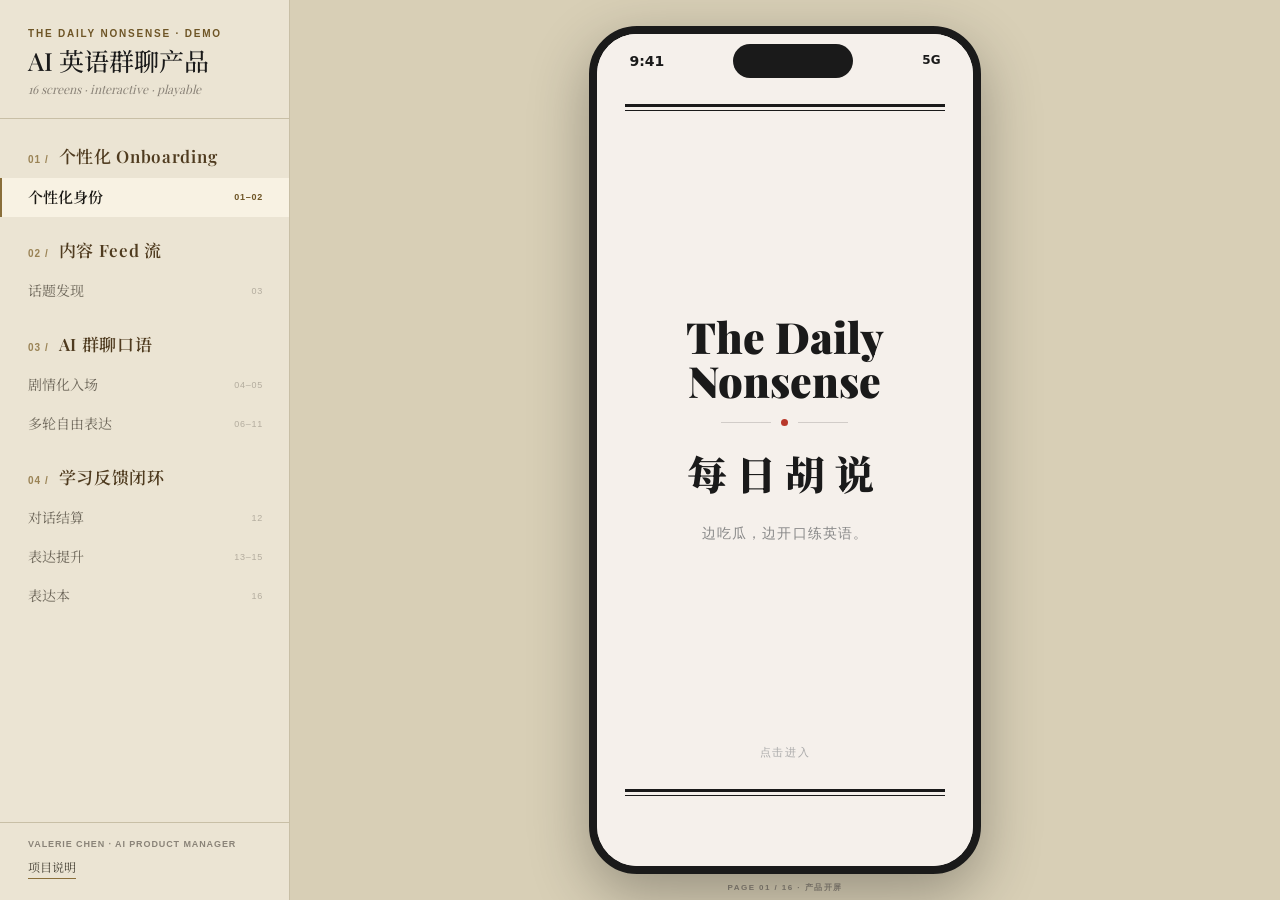
<file: index.html>
<!doctype html>
<html lang="zh-CN">
  <head>
    <meta charset="UTF-8" />
    <meta name="viewport" content="width=device-width, initial-scale=1, viewport-fit=cover" />
    <meta name="description" content="The Daily Nonsense — AI English group-chat product demo by Valerie Chen." />
    <meta name="theme-color" content="#17140f" />
    <title>The Daily Nonsense · Interactive Product Demo</title>
    <link rel="preload" href="assets/covers/room-001.webp" as="image" />
    <link rel="stylesheet" href="styles.css" />
    <script src="data.js" defer></script>
    <script src="app.js" defer></script>
  </head>
  <body data-chapter="onboarding">
    <a class="skip-link" href="#product-screen">跳到产品演示</a>
    <button id="mobile-menu-button" class="mobile-menu-button" type="button" aria-label="打开页面目录" aria-expanded="false">☰</button>
    <div id="mobile-page-label" class="mobile-page-label">开屏</div>
    <div id="sidebar-overlay" class="sidebar-overlay" aria-hidden="true"></div>

    <div class="portfolio-app">
      <aside id="experience-sidebar" class="experience-sidebar" aria-label="产品页面目录">
        <header class="sidebar-brand">
          <p class="sidebar-eyebrow">THE DAILY NONSENSE · DEMO</p>
          <h1>AI 英语群聊产品</h1>
          <p>16 screens · interactive · playable</p>
        </header>
        <nav id="experience-nav-content" class="experience-nav-content" aria-label="全部产品页面"></nav>
        <footer class="sidebar-footer">
          <p>VALERIE CHEN · AI PRODUCT MANAGER</p>
          <button type="button" data-open-modal="about">项目说明</button>
        </footer>
      </aside>

      <main class="product-stage">
        <div class="phone-exhibit">
          <div class="phone-shell" aria-label="The Daily Nonsense 移动产品演示">
            <div class="phone-screen">
              <div class="phone-status-bar" aria-hidden="true">
                <span>9:41</span>
                <div class="phone-notch"></div>
                <span class="phone-network">5G</span>
              </div>
              <div id="product-screen" class="phone-content" tabindex="-1"></div>
            </div>
          </div>
        </div>
        <p id="stage-controls" class="stage-controls">PAGE 01 / 16 · 点击手机继续</p>
      </main>
    </div>

    <dialog id="about-dialog" class="portfolio-dialog" aria-labelledby="about-title">
      <div class="dialog-frame">
        <header class="dialog-header">
          <div>
            <p>ABOUT THE PRODUCT</p>
            <h2 id="about-title" tabindex="-1">The Daily Nonsense</h2>
          </div>
          <button class="dialog-close" type="button" data-close-modal aria-label="关闭项目说明">×</button>
        </header>
        <p class="about-lead">在荒诞群聊里开口，用真实回应练习英语。</p>
        <dl class="about-facts">
          <div><dt>作者</dt><dd>Valerie Chen</dd></div>
          <div><dt>角色</dt><dd>AI Product Manager</dd></div>
          <div><dt>核心体验</dt><dd>Feed 发现话题 · 多轮自由表达 · AI 角色接话 · 表达沉淀</dd></div>
          <div><dt>展示边界</dt><dd>界面与内容来自实际 V2 产品；模型、语音服务采用确定性模拟。</dd></div>
        </dl>
        <button id="restart-demo" class="restart-button" type="button">重新开始演示</button>
      </div>
    </dialog>

    <noscript>本交互演示需要启用 JavaScript。</noscript>
  </body>
</html>
</file>
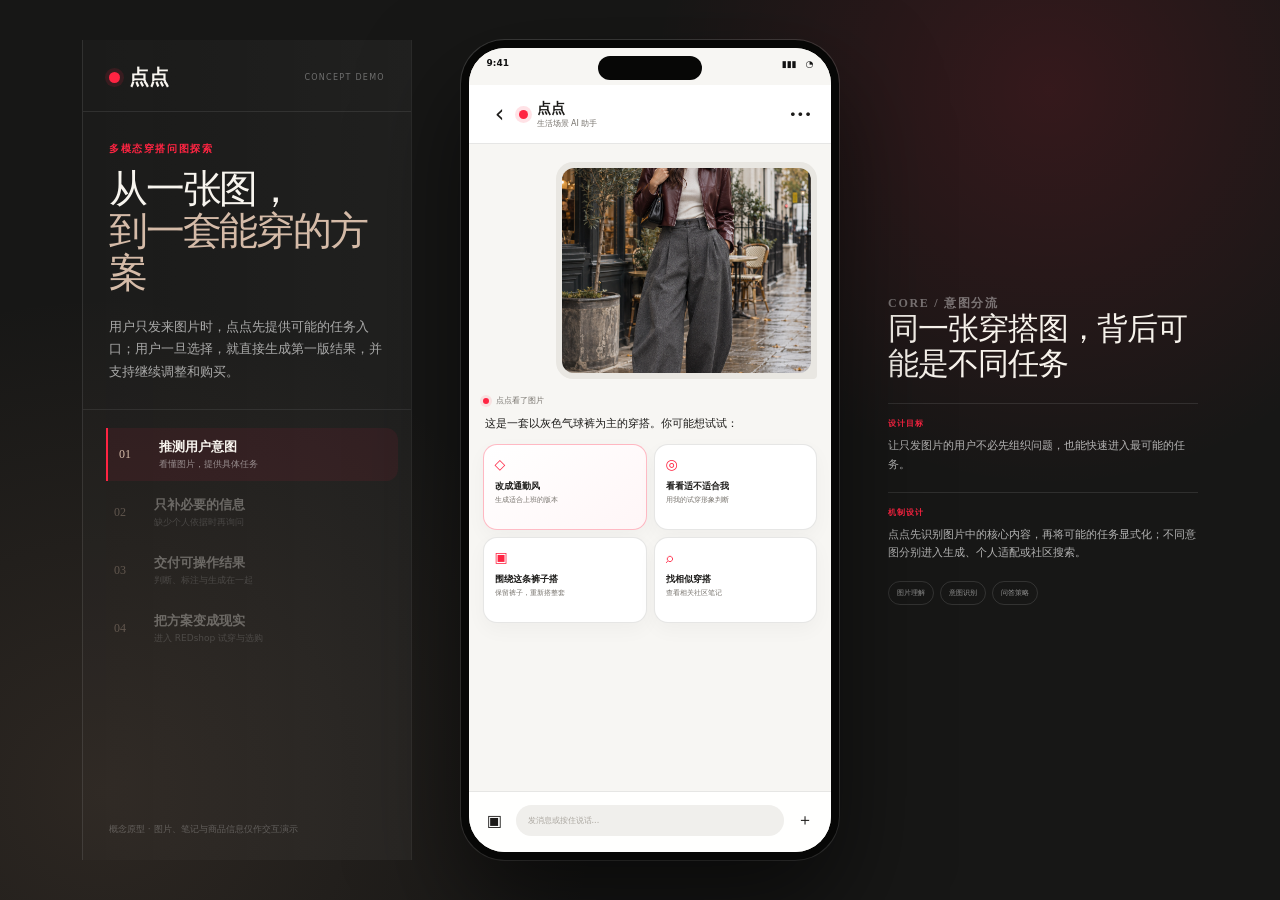
<file: diandian-fashion-demo/index.html>
<!doctype html>
<html lang="zh-CN">
<head>
  <meta charset="UTF-8" />
  <meta name="viewport" content="width=device-width,initial-scale=1" />
  <meta name="theme-color" content="#f7f6f3" />
  <meta name="description" content="点点多模态穿搭问图概念原型" />
  <title>点点 · 从一张图到一套穿搭</title>
  <link rel="stylesheet" href="./styles.css" />
</head>
<body>
  <main class="showcase">
    <aside class="intro-panel">
      <header class="intro-brand"><span class="dian-mark"></span><b>点点</b><small>CONCEPT DEMO</small></header>
      <section class="intro-copy">
        <p class="eyebrow">多模态穿搭问图探索</p>
        <h1>从一张图，<br><em>到一套能穿的方案</em></h1>
        <p>用户只发来图片时，点点先提供可能的任务入口；用户一旦选择，就直接生成第一版结果，并支持继续调整和购买。</p>
      </section>
      <ol class="journey">
        <li class="active" data-journey="intent"><span>01</span><div><b>推测用户意图</b><small>看懂图片，提供具体任务</small></div></li>
        <li data-journey="context"><span>02</span><div><b>只补必要的信息</b><small>缺少个人依据时再询问</small></div></li>
        <li data-journey="result"><span>03</span><div><b>交付可操作结果</b><small>判断、标注与生成在一起</small></div></li>
        <li data-journey="shop"><span>04</span><div><b>把方案变成现实</b><small>进入 REDshop 试穿与选购</small></div></li>
      </ol>
      <p class="prototype-note">概念原型 · 图片、笔记与商品信息仅作交互演示</p>
    </aside>

    <section class="phone-wrap" aria-label="点点穿搭问图交互原型">
      <div class="phone">
        <div class="statusbar"><span>9:41</span><i></i><span>▮▮▮　◔</span></div>

        <section class="screen active" data-screen="intent">
          <header class="chat-head"><button aria-label="返回">‹</button><div><span class="dian-mark small"></span><strong>点点</strong><small>生活场景 AI 助手</small></div><button aria-label="更多">•••</button></header>
          <div class="chat-body intent-body">
            <div class="user-image-bubble"><img src="./assets/feed-look.png" alt="用户发送的灰色气球裤穿搭图片" /></div>
            <article class="assistant-message">
              <div class="assistant-label"><span class="dian-mark tiny"></span>点点看了图片</div>
              <p>这是一套以灰色气球裤为主的穿搭。你可能想试试：</p>
              <div class="intent-grid">
                <button class="intent-card primary-intent" data-go="refine"><span>◇</span><b>改成通勤风</b><small>生成适合上班的版本</small></button>
                <button class="intent-card" data-go="fit-start"><span>◎</span><b>看看适不适合我</b><small>用我的试穿形象判断</small></button>
                <button class="intent-card" data-demo-toast="这条分支将在下一版展开"><span>▣</span><b>围绕这条裤子搭</b><small>保留裤子，重新搭整套</small></button>
                <button class="intent-card" data-go="similar"><span>⌕</span><b>找相似穿搭</b><small>查看相关社区笔记</small></button>
              </div>
              <div class="related-inline" id="relatedInline" hidden>
                <div class="inline-heading"><b>相似穿搭</b><small>来自小红书社区</small></div>
                <div class="mini-note-row">
                  <button><img src="./assets/look-sneaker.png" alt="气球裤与运动鞋穿搭" /><span>气球裤＋运动鞋</span></button>
                  <button><img src="./assets/look-loafer.png" alt="气球裤与乐福鞋穿搭" /><span>气球裤＋乐福鞋</span></button>
                  <button><img src="./assets/look-ballet.png" alt="气球裤与芭蕾鞋穿搭" /><span>气球裤＋芭蕾鞋</span></button>
                </div>
              </div>
            </article>
          </div>
          <div class="composer"><button>▣</button><span>发消息或按住说话...</span><button>＋</button></div>
        </section>

        <section class="screen" data-screen="fit-start">
          <header class="chat-head"><button data-go="intent" aria-label="返回">‹</button><div><span class="dian-mark small"></span><strong>点点</strong><small>个人穿搭判断</small></div><button aria-label="更多">•••</button></header>
          <div class="chat-body fit-start-body">
            <div class="choice-bubble">看看这套适不适合我</div>
            <article class="assistant-message fit-request">
              <div class="assistant-label"><span class="dian-mark tiny"></span>点点</div>
              <p class="fit-question">可以。要判断这套穿在你身上的比例，我需要一张你的正面全身形象。</p>
              <button class="saved-profile" data-go="fit-result">
                <img src="./assets/profile-avatar.png" alt="REDshop 中保存的个人试穿形象" />
                <span><small>REDshop 已保存</small><b>使用我的试穿形象</b><em>正面全身形象</em></span>
                <i>›</i>
              </button>
              <button class="upload-profile" data-demo-toast="已打开全身照选择器"><span>＋</span><b>换一张全身照</b></button>
              <p class="privacy-note">形象由你选择，仅用于本次穿搭判断。</p>
            </article>
          </div>
          <div class="composer"><button>▣</button><span>也可以补充身高或穿着偏好...</span><button>＋</button></div>
        </section>

        <section class="screen" data-screen="fit-result">
          <header class="result-head"><button data-go="fit-start" aria-label="返回">‹</button><div><b>适合度判断</b><small>参考图 × 我的试穿形象</small></div><button aria-label="更多">•••</button></header>
          <div class="result-scroll fit-result-scroll">
            <div class="result-visual fit-visual">
              <img src="./assets/look-sneaker.png" alt="按用户个人比例生成的穿搭示意" />
              <span class="ai-label">你的穿搭示意</span>
              <button class="fit-pin fit-waist" data-demo-toast="短外套落在裤腰附近，腰线会更清楚"><i></i><span>外套到腰线</span></button>
              <button class="fit-pin fit-trouser" data-demo-toast="高腰和宽松裤腿与你的比例匹配，可以保留"><i></i><span>裤型可以保留</span></button>
              <button class="fit-pin fit-shoe" data-demo-toast="鞋底保持轻量，减少下半身的视觉重量"><i></i><span>鞋底轻一点</span></button>
            </div>
            <section class="fit-reasons">
              <div class="fit-summary">
                <small>点点的判断</small>
                <b>这套适合你，重点调整外套长度</b>
                <p>下摆缩到裤腰附近，比例会更清楚。</p>
              </div>
              <div class="fit-support"><span>裤型可以保留</span><span>选择轻量平底鞋</span></div>
            </section>
            <div class="quick-actions fit-actions">
              <button data-demo-toast="已准备其他外套长度">换一种外套长度</button>
              <button data-show-fit-related>看相似身形穿搭</button>
            </div>
            <section class="related-result" id="fitRelated" hidden>
              <header><div><b>相似身形穿搭</b><small>来自小红书社区</small></div><button aria-label="更多相似穿搭">更多 ›</button></header>
              <div class="result-notes">
                <button><img src="./assets/look-loafer.png" alt="短外套气球裤穿搭" /><span>短外套如何对齐高腰线</span></button>
                <button><img src="./assets/look-ballet.png" alt="轻量鞋型气球裤穿搭" /><span>气球裤搭轻量鞋型</span></button>
              </div>
            </section>
            <button class="shop-entry" data-go="shop"><span><small>想实际试穿？</small><b>去 REDshop 找同版型单品</b></span><em>→</em></button>
          </div>
        </section>

        <section class="screen" data-screen="similar">
          <header class="chat-head"><button data-go="intent" aria-label="返回">‹</button><div><span class="dian-mark small"></span><strong>点点</strong><small>图片搜索</small></div><button aria-label="更多">•••</button></header>
          <div class="chat-body similar-body">
            <div class="choice-bubble">找相似穿搭</div>
            <article class="assistant-message similar-message">
              <div class="assistant-label"><span class="dian-mark tiny"></span>点点</div>
              <p class="similar-lead">我先按这套的主要特征找：</p>
              <div class="search-signals" aria-label="图片搜索特征">
                <button class="active">灰色气球裤</button><button class="active">短款外套</button><button class="active">棕灰配色</button>
              </div>
              <div class="search-toolbar">
                <div class="search-filters" aria-label="相似方向">
                  <button class="active" data-similar-filter="overall">整体最像</button>
                  <button data-similar-filter="trouser">更像裤型</button>
                  <button data-similar-filter="color">更像配色</button>
                  <button data-similar-filter="jacket">更像外套</button>
                </div>
                <small>找到 12 篇</small>
              </div>
              <div class="similar-note-grid" id="similarNoteGrid">
                <button class="search-note" data-note-tags="overall trouser" data-note-title="气球裤的轻松通勤穿法" data-note-image="./assets/look-sneaker.png" data-note-author="@南方衣橱 · 8,214 赞">
                  <img src="./assets/look-sneaker.png" alt="气球裤与运动鞋的社区穿搭笔记" /><span><b>气球裤的轻松通勤穿法</b><small>@南方衣橱 · 8,214 赞</small><em>整体相似</em></span>
                </button>
                <button class="search-note" data-note-tags="trouser jacket" data-note-title="短外套怎么搭气球裤" data-note-image="./assets/look-loafer.png" data-note-author="@一天三套 · 3,706 赞">
                  <img src="./assets/look-loafer.png" alt="短外套与气球裤的社区穿搭笔记" /><span><b>短外套怎么搭气球裤</b><small>@一天三套 · 3,706 赞</small><em>裤型相似</em></span>
                </button>
                <button class="search-note" data-note-tags="color overall" data-note-title="低饱和棕灰配色参考" data-note-image="./assets/look-ballet.png" data-note-author="@灰调日记 · 6,118 赞">
                  <img src="./assets/look-ballet.png" alt="棕灰配色的社区穿搭笔记" /><span><b>低饱和棕灰配色参考</b><small>@灰调日记 · 6,118 赞</small><em>配色相似</em></span>
                </button>
                <button class="search-note" data-note-tags="jacket color" data-note-title="短夹克的三个日常版本" data-note-image="./assets/look-alt-jacket.png" data-note-author="@今天穿什么 · 2,943 赞">
                  <img src="./assets/look-alt-jacket.png" alt="短夹克的社区穿搭笔记" /><span><b>短夹克的三个日常版本</b><small>@今天穿什么 · 2,943 赞</small><em>外套相似</em></span>
                </button>
              </div>
              <button class="more-notes" data-demo-toast="已换一组相似笔记">再看 4 篇</button>
            </article>
          </div>
          <div class="composer"><button>▣</button><span>继续描述你想找的穿搭...</span><button>＋</button></div>
          <div class="note-sheet" id="noteSheet" aria-hidden="true">
            <div class="sheet-handle"></div>
            <button class="note-close" id="closeNoteSheet" aria-label="关闭">×</button>
            <img id="notePreviewImage" src="./assets/look-sneaker.png" alt="社区笔记预览" />
            <div class="note-preview-copy"><small>小红书社区笔记</small><b id="notePreviewTitle">气球裤的轻松通勤穿法</b><span id="notePreviewAuthor">@南方衣橱 · 8,214 赞</span></div>
            <div class="note-actions">
              <button data-demo-toast="已打开原笔记">打开原笔记</button>
              <button data-reference-generate>按这篇改一版</button>
              <button data-go="shop">找图中同款</button>
            </div>
          </div>
          <div class="sheet-mask" id="noteSheetMask"></div>
        </section>

        <section class="screen" data-screen="refine">
          <header class="result-head"><button data-go="intent" aria-label="返回点点">‹</button><div><b>通勤版本</b><small>基于刚才的图片生成</small></div><button aria-label="更多">•••</button></header>
          <div class="result-scroll">
            <div class="result-visual" id="resultVisual">
              <img id="resultLook" src="./assets/look-sneaker.png" alt="点点生成的气球裤通勤穿搭" />
              <span class="ai-label" id="resultImageLabel">AI 穿搭示意</span>
              <button class="compare-original" id="compareOriginal">查看原图</button>
              <button class="result-pin result-jacket" data-edit="jacket"><i></i><span>皮衣 → 短外套</span></button>
              <button class="result-pin result-shoes" data-edit="shoes"><i></i><span>短靴 → 运动鞋</span></button>
            </div>
            <section class="change-card">
              <div class="change-title"><span>这版具体换了什么</span><b>日常通勤</b></div>
              <div class="change-list">
                <button data-edit="jacket"><small>外套</small><span><s>机车皮衣</s><em>→</em><b>简洁短外套</b></span><i>办公更自然</i></button>
                <button data-edit="shoes"><small>鞋子</small><span><s>短靴</s><em>→</em><b id="shoeBenefit">轻量运动鞋</b></span><i>步行更轻便</i></button>
              </div>
            </section>
            <div class="quick-actions">
              <button data-edit="shoes">换双鞋试试</button>
              <button data-edit="jacket">换件外套</button>
              <button data-show-related-result>看相似穿搭</button>
            </div>
            <section class="related-result" id="relatedResult" hidden>
              <header><div><b>相似穿搭</b><small>来自小红书社区</small></div><button aria-label="更多相似穿搭">更多 ›</button></header>
              <div class="result-notes">
                <button><img src="./assets/look-loafer.png" alt="乐福鞋通勤穿搭" /><span>气球裤的利落通勤穿法</span></button>
                <button><img src="./assets/look-ballet.png" alt="芭蕾鞋通勤穿搭" /><span>不穿高跟鞋的轻盈版本</span></button>
              </div>
            </section>
            <button class="shop-entry" data-go="shop"><span><small>喜欢这套？</small><b>去 REDshop 找到这套里的单品</b></span><em>→</em></button>
          </div>
          <div class="edit-sheet" id="editSheet" aria-hidden="true">
            <div class="sheet-handle"></div><div class="sheet-title"><div><small>选择后立即查看整套效果</small><b id="editTitle">换一双鞋</b></div><button id="closeSheet">×</button></div>
            <div class="option-list" id="shoeOptions">
              <button class="selected" data-category="shoes" data-look="sneaker" data-image="./assets/look-sneaker.png"><img class="option-thumb shoes" src="./assets/look-sneaker.png" alt="复古运动鞋效果" /><span><b>复古运动鞋</b><small>轻松、适合走路</small></span><em>✓</em></button>
              <button data-category="shoes" data-look="loafer" data-image="./assets/look-loafer.png"><img class="option-thumb shoes" src="./assets/look-loafer.png" alt="乐福鞋效果" /><span><b>乐福鞋</b><small>更利落、更通勤</small></span><em></em></button>
              <button data-category="shoes" data-look="ballet" data-image="./assets/look-ballet.png"><img class="option-thumb shoes" src="./assets/look-ballet.png" alt="芭蕾鞋效果" /><span><b>芭蕾鞋</b><small>更轻盈</small></span><em></em></button>
            </div>
            <div class="option-list" id="jacketOptions" hidden>
              <button class="selected" data-category="jacket" data-look="jacket-brown" data-image="./assets/look-sneaker.png"><img class="option-thumb jacket" src="./assets/look-sneaker.png" alt="短款棕色外套效果" /><span><b>短款棕色外套</b><small>轻松、适合日常办公</small></span><em>✓</em></button>
              <button data-category="jacket" data-look="jacket-dark" data-image="./assets/look-alt-jacket.png"><img class="option-thumb jacket" src="./assets/look-alt-jacket.png" alt="深色短外套效果" /><span><b>深色短外套</b><small>更稳重</small></span><em></em></button>
            </div>
            <button class="apply-change" id="applyChange">用这个版本继续</button>
          </div>
          <div class="sheet-mask" id="sheetMask"></div>
        </section>

        <section class="screen" data-screen="shop">
          <header class="shop-head"><button data-back-result aria-label="返回点点方案">‹</button><div><strong><i>RED</i>shop</strong><small>来自点点的穿搭方案</small></div><button aria-label="购物袋">▢</button></header>
          <div class="shop-scroll">
            <div class="shop-hero">
              <img id="shopLook" src="./assets/look-sneaker.png" alt="在 REDshop 中查看点点通勤搭配" />
              <button class="product-dot jacket-dot" data-demo-toast="短款棕色外套 · ¥699"><i></i><span>短外套</span></button>
              <button class="product-dot trouser-dot" data-demo-toast="灰色气球裤 · ¥429"><i></i><span>气球裤</span></button>
              <button class="product-dot shoe-dot" data-demo-toast="复古运动鞋 · ¥559"><i></i><span>运动鞋</span></button>
            </div>
            <section class="shop-copy"><p>点点搭配方案</p><h2>轻松通勤 · 3 件可购买单品</h2><div class="shop-benefits"><span>保留已有单品</span><span>支持个人试穿</span></div></section>
            <div class="product-list">
              <article><i class="product-thumb jacket-thumb"></i><div><small>推荐购买</small><b>短款棕色外套</b><span>轻薄羊毛混纺</span></div><strong>¥699</strong></article>
              <article><i class="product-thumb shoe-thumb"></i><div><small>推荐购买</small><b>复古运动鞋</b><span>通勤步行友好</span></div><strong>¥559</strong></article>
              <article class="owned"><i class="product-thumb trouser-thumb"></i><div><small>已有相似单品</small><b>灰色气球裤</b><span>沿用你的衣橱</span></div><strong>已拥有</strong></article>
            </div>
          </div>
          <div class="shop-bar"><button class="secondary" data-demo-toast="已进入个人试穿预览">试穿整套</button><button class="primary" data-demo-toast="已加入 2 件推荐单品">选择商品</button></div>
        </section>
      </div>
    </section>

    <aside class="rationale-panel">
      <p class="case-path" id="stepPath">CORE / 意图分流</p>
      <h2 id="stepTitle">同一张穿搭图，背后可能是不同任务</h2>
      <section class="case-section problem-block">
        <small>设计目标</small>
        <p id="stepProblem">让只发图片的用户不必先组织问题，也能快速进入最可能的任务。</p>
      </section>
      <section class="case-section design-block">
        <small>机制设计</small>
        <p id="stepDesign">基于图片内容提供具体任务入口，再由不同意图决定后续是直接生成、补充个人信息，还是搜索社区内容。</p>
      </section>
      <div class="ability-tags" id="stepTags"><span>图片理解</span><span>意图识别</span><span>问答策略</span></div>
      <section class="demo-navigation" id="demoNavigation" hidden>
        <small>DEMO NAVIGATION</small>
        <b>本条路径的核心体验已完成</b>
        <p id="demoNavigationCopy">返回主入口，还可以体验另外两种图片任务。</p>
        <button id="returnToDemoHome"><span>返回主入口，体验其他路径</span><em>↩</em></button>
      </section>
    </aside>
  </main>
  <div class="toast" id="toast">已更新</div>
  <script src="./app.js"></script>
</body>
</html>
</file>
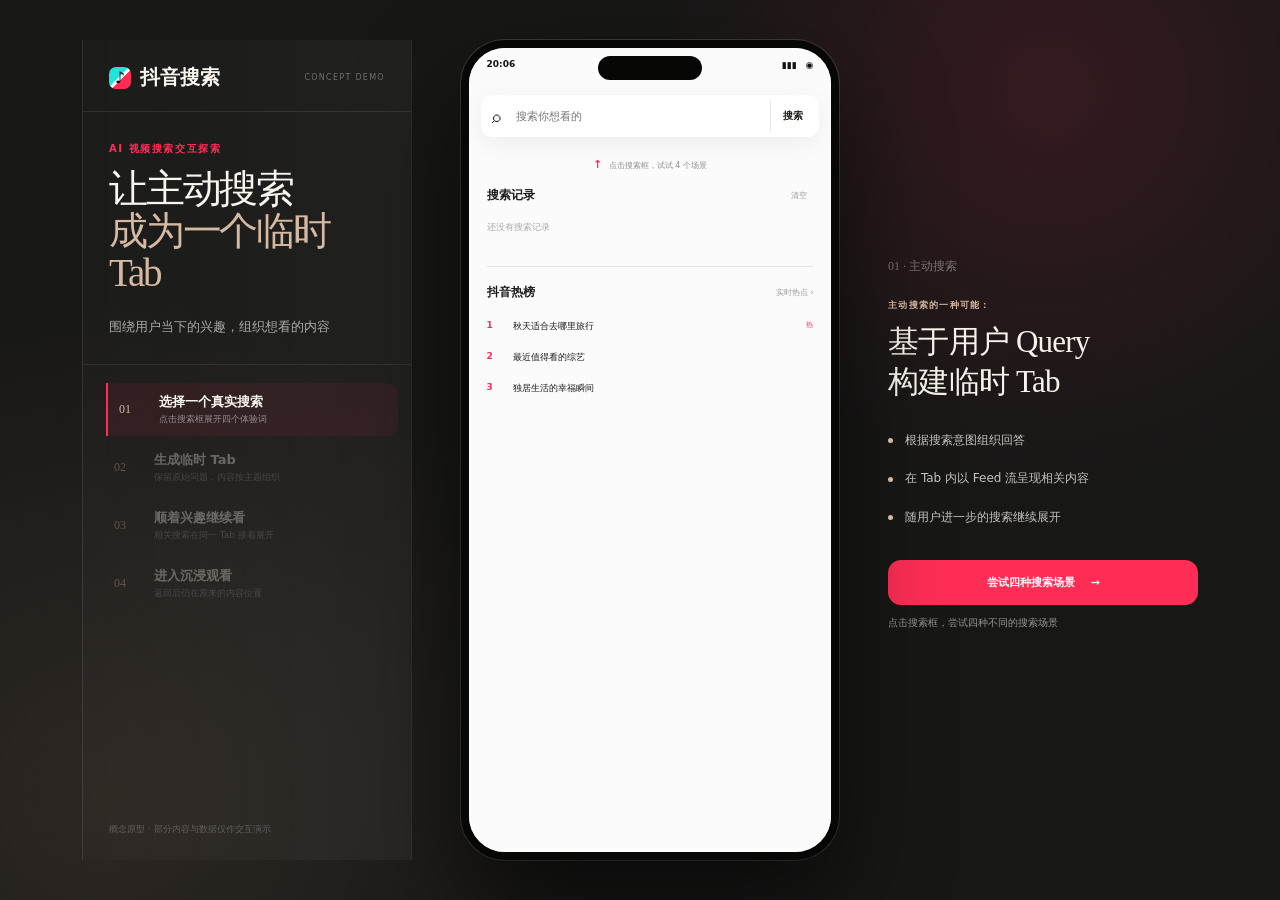
<file: douyin-ai-search-demo/index.html>
<!doctype html>
<html lang="zh-CN">
<head>
  <meta charset="UTF-8" />
  <meta name="viewport" content="width=device-width,initial-scale=1" />
  <meta name="theme-color" content="#171716" />
  <meta name="description" content="主动搜索的一种可能：基于用户 Query 构建临时 Tab · Valerie Chen 的抖音搜索交互概念作品" />
  <meta name="author" content="Valerie Chen" />
  <title>抖音 · 临时搜索 Tab</title>
  <link rel="stylesheet" href="./styles.css" />
  <link rel="stylesheet" href="./search-entry.css" />
</head>
<body>
  <button id="mobileGuide" class="mobile-guide" aria-label="打开作品说明">☰</button>
  <div id="guideMask" class="guide-mask"></div>
  <main class="showcase">
    <aside id="introPanel" class="intro-panel">
      <header class="intro-brand"><span class="douyin-mark">♪</span><b>抖音搜索</b><small>CONCEPT DEMO</small></header>
      <section class="intro-copy">
        <p class="eyebrow">AI 视频搜索交互探索</p>
        <h1>让主动搜索<br><em>成为一个临时 Tab</em></h1>
        <p>围绕用户当下的兴趣，组织想看的内容</p>
      </section>
      <ol class="journey">
        <li class="active" data-step="search"><span>01</span><div><b>选择一个真实搜索</b><small>点击搜索框展开四个体验词</small></div></li>
        <li data-step="topic"><span>02</span><div><b>生成临时 Tab</b><small>保留原始问题，内容按主题组织</small></div></li>
        <li data-step="follow"><span>03</span><div><b>顺着兴趣继续看</b><small>相关搜索在同一 Tab 接着展开</small></div></li>
        <li data-step="watch"><span>04</span><div><b>进入沉浸观看</b><small>返回后仍在原来的内容位置</small></div></li>
      </ol>
      <p class="prototype-note">概念原型 · 部分内容与数据仅作交互演示</p>
    </aside>

    <section class="phone-wrap" aria-label="抖音临时搜索 Tab 交互原型">
      <div class="phone">
        <div class="dynamic-island"></div>
        <section class="screen active search-screen" data-screen="search">
          <div class="statusbar dark-text"><b>20:06</b><span>▮▮▮　◉</span></div>
          <header class="search-head">
            <form id="searchForm" class="search-box"><span class="search-icon">⌕</span><input id="searchInput" autocomplete="off" readonly aria-haspopup="listbox" placeholder="搜索你想看的" /><button type="submit">搜索</button></form>
          </header>
          <div class="search-scroll">
            <div id="searchGuide" class="search-guide"><span>↑</span> 点击搜索框，试试 4 个场景</div>
            <section id="queryChooser" class="query-chooser"><p class="section-label">试试这样搜</p><div id="presetList" class="preset-list"></div></section>
            <section class="history-block"><header><b>搜索记录</b><button id="clearHistory">清空</button></header><div id="historyList" class="history-list"></div></section>
            <section class="hot-block"><header><b>抖音热榜</b><span>实时热点 ›</span></header><ol><li><i>1</i><span>秋天适合去哪里旅行</span><em>热</em></li><li><i>2</i><span>最近值得看的综艺</span></li><li><i>3</i><span>独居生活的幸福瞬间</span></li></ol></section>
          </div>
        </section>

        <section class="screen topic-screen" data-screen="topic">
          <div class="statusbar dark-text"><b>20:07</b><span>▮▮▮　◉</span></div>
          <header class="douyin-head">
            <button class="menu-button" aria-label="菜单">☰</button>
            <nav class="channel-tabs" aria-label="首页频道"><button id="recommendTab">推荐</button><button id="tempTab" class="active">临时 Tab</button></nav>
            <button id="topicSearch" class="head-search" aria-label="搜索">⌕</button>
          </header>
          <div id="topicScroll" class="topic-scroll"></div>
          <footer class="main-nav"><button class="active">首页⌄</button><button>朋友</button><button class="create">＋</button><button>消息</button><button>我</button></footer>
        </section>

        <section class="screen player-screen" data-screen="player">
          <div id="playerBackdrop" class="player-backdrop"><div class="player-gradient"></div><button id="playerBack" class="player-back" aria-label="返回专题">‹</button><div class="play-symbol">▶</div><aside class="player-actions"><button>♡<small>19.3万</small></button><button>◌<small>5004</small></button><button>☆<small>1.5万</small></button><button>↗<small>分享</small></button></aside><div class="player-copy"><b id="playerAuthor">@作者</b><h2 id="playerTitle">视频标题</h2><p id="playerContext">来自临时搜索 Tab</p></div><div class="player-progress"><i></i></div></div>
        </section>
        <div id="toast" class="toast"></div>
      </div>
    </section>

    <aside class="rationale-panel">
      <p id="casePath" class="case-path">01 · 主动搜索</p><span id="caseEyebrow">主动搜索的一种可能：</span><h2 id="caseTitle">基于用户 Query<br>构建临时 Tab</h2><ul id="caseSummary"><li>根据搜索意图组织回答</li><li>在 Tab 内以 Feed 流呈现相关内容</li><li>随用户进一步的搜索继续展开</li></ul><button id="caseAction">尝试四种搜索场景 <span>→</span></button><p class="hint">点击搜索框，尝试四种不同的搜索场景</p>
    </aside>
  </main>
  <script src="./app.js"></script>
</body>
</html>
</file>
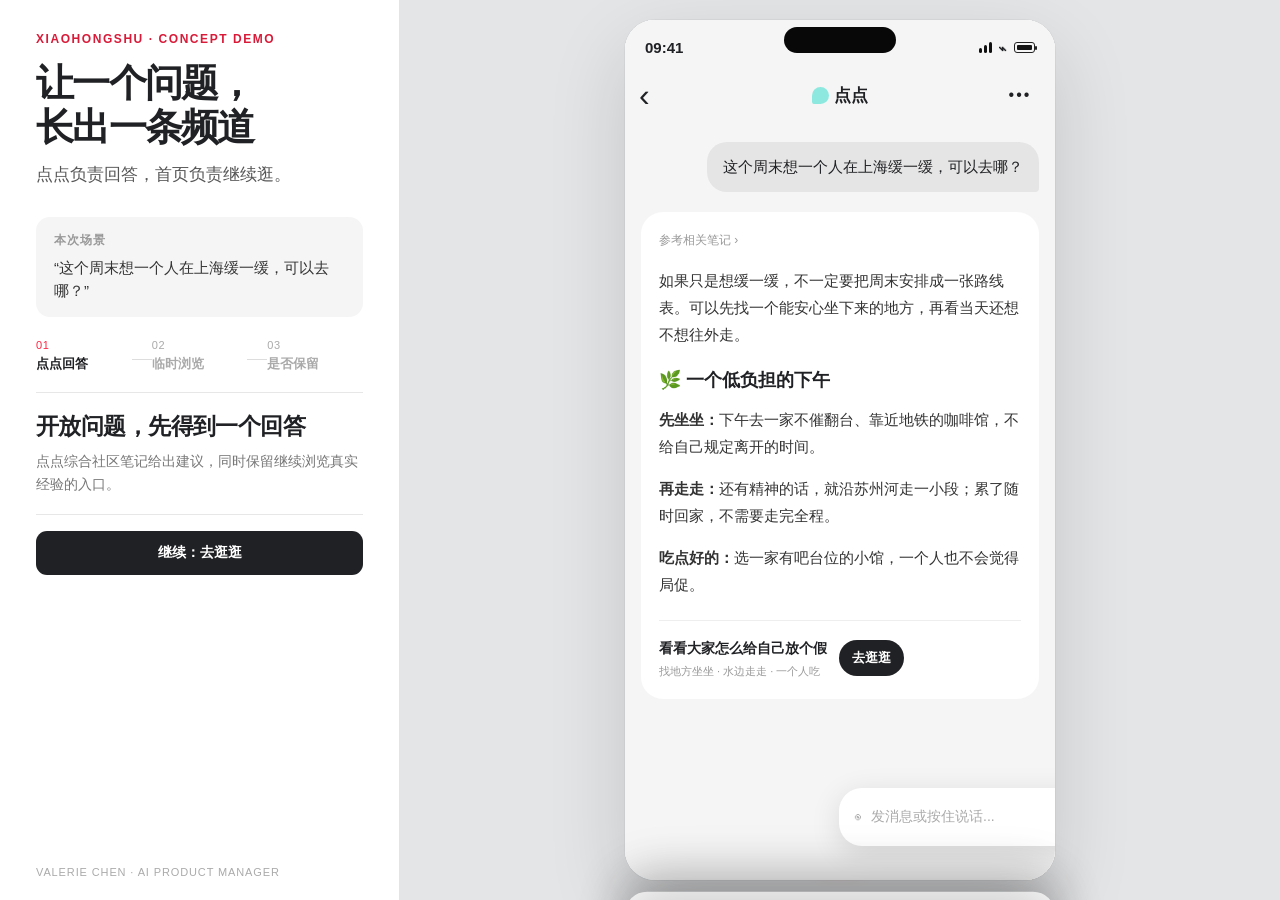
<file: xhs-channel-demo/index.html>
<!doctype html>
<html lang="zh-CN">
<head>
  <meta charset="utf-8" />
  <!-- Keep the complete portfolio canvas on narrow screens; mobile browsers scale it to fit. -->
  <meta name="viewport" content="width=1120, viewport-fit=cover" />
  <meta name="theme-color" content="#ffffff" />
  <meta name="description" content="从点点的开放回答，继续逛一条自然生长的内容流。" />
  <title>点点 × 周末松口气 · 概念 Demo</title>
  <link rel="icon" type="image/svg+xml" href="data:image/svg+xml,%3Csvg xmlns='http://www.w3.org/2000/svg' viewBox='0 0 32 32'%3E%3Crect width='32' height='32' rx='9' fill='%23ff2442'/%3E%3Cpath d='M8 17c5-1 6-3 8-9 2 6 3 8 8 9-5 1-6 3-8 8-2-5-3-7-8-8Z' fill='white'/%3E%3C/svg%3E" />
  <style>
    :root {
      --red:#ff2442;
      --ink:#202124;
      --muted:#858585;
      --line:#ededed;
      --paper:#fff;
      --soft:#f7f7f7;
      --safe-bottom:max(14px, env(safe-area-inset-bottom));
    }
    *{box-sizing:border-box}
    html{background:#e9e9e9}
    body{margin:0;min-height:100vh;color:var(--ink);font-family:-apple-system,BlinkMacSystemFont,"PingFang SC","Microsoft YaHei",Arial,sans-serif;background:#e9e9e9}
    button,input,textarea{font:inherit;color:inherit}
    button{border:0;background:none;padding:0;cursor:pointer}
    .phone{width:min(100%,430px);min-height:100vh;margin:0 auto;background:var(--paper);position:relative;overflow:hidden;box-shadow:0 0 0 1px rgba(0,0,0,.04),0 28px 80px rgba(0,0,0,.14)}
    .top-shell{position:sticky;top:0;z-index:20;background:rgba(255,255,255,.97);backdrop-filter:blur(18px)}
    .status{height:46px;padding:12px 20px 4px;display:flex;align-items:center;justify-content:space-between;font-size:15px;font-weight:650}
    .status-island{width:112px;height:26px;border-radius:18px;background:#080808;position:absolute;left:50%;transform:translateX(-50%);top:7px}
    .status-icons{display:flex;align-items:center;gap:7px}
    .bars{display:flex;gap:2px;align-items:end;height:12px}
    .bars i{display:block;width:3px;background:#111;border-radius:2px}.bars i:nth-child(1){height:5px}.bars i:nth-child(2){height:8px}.bars i:nth-child(3){height:11px}
    .battery{width:21px;height:11px;border:1.5px solid #222;border-radius:3px;position:relative}.battery:after{content:"";position:absolute;right:-3px;top:3px;width:2px;height:4px;background:#222;border-radius:1px}.battery:before{content:"";position:absolute;inset:2px;background:#161616;border-radius:1px}
    .primary-nav{height:54px;display:grid;grid-template-columns:58px 1fr 58px;align-items:center;border-bottom:1px solid var(--line)}
    .bell,.search{width:26px;height:26px;margin:auto;position:relative}
    .bell:before{content:"";position:absolute;left:5px;top:5px;width:15px;height:15px;border:2px solid #202124;border-radius:9px 9px 7px 7px}.bell:after{content:"";position:absolute;left:10px;bottom:2px;width:7px;height:2px;background:#202124;border-radius:2px}
    .search:before{content:"";position:absolute;left:3px;top:3px;width:14px;height:14px;border:2px solid #202124;border-radius:50%}.search:after{content:"";position:absolute;width:10px;height:2px;background:#202124;transform:rotate(47deg);left:16px;top:18px;border-radius:2px}
    .primary-tabs{display:flex;justify-content:center;gap:34px;height:54px;align-items:center;font-size:17px;color:#999}
    .primary-tabs button{height:100%;position:relative;padding:0 2px}
    .primary-tabs .active{color:#222;font-weight:700}
    .primary-tabs .active:after{content:"";position:absolute;bottom:8px;left:7px;right:7px;height:3px;background:var(--red);border-radius:9px}
    .channel-nav{height:52px;display:flex;gap:26px;align-items:center;overflow-x:auto;padding:0 15px;border-bottom:1px solid #f4f4f4;scrollbar-width:none;white-space:nowrap}
    .channel-nav::-webkit-scrollbar{display:none}
    .channel-nav button{font-size:15px;color:#8a8a8a;flex:0 0 auto;height:100%;position:relative}
    .channel-nav .active{color:#202124;font-weight:700}
    .channel-nav .active:after{content:"";position:absolute;bottom:7px;left:4px;right:4px;height:2px;background:#202124;border-radius:4px}
    .channel-nav .dynamic-tab{color:#d91b39;font-weight:700}
    .spark{display:inline-block;color:var(--red);animation:pulse 1.8s ease-in-out infinite}
    @keyframes pulse{50%{transform:rotate(10deg) scale(1.15)}}
    .intent-bar{display:none;padding:9px 12px;background:#fff;border-bottom:1px solid var(--line)}
    .intent-bar.show{display:block}
    .subchannel-row{display:flex;align-items:center;gap:7px}
    .subchannels{display:flex;min-width:0;flex:1;gap:8px;overflow-x:auto;scrollbar-width:none}
    .subchannels::-webkit-scrollbar{display:none}
    .subchannels button{flex:0 0 auto;border-radius:18px;background:#f4f4f4;padding:8px 12px;font-size:13px}
    .subchannels button.active{background:#202124;color:#fff}
    main{padding-bottom:84px;background:#fafafa;min-height:700px}
    .ai-map{display:none;margin:10px 10px 2px;padding:14px 14px 13px;border-radius:16px;background:linear-gradient(135deg,#fff1f3 0%,#fff9ef 55%,#f4f5ff 100%);border:1px solid rgba(255,36,66,.08)}
    .ai-map.show{display:block}
    .map-top{display:flex;justify-content:space-between;align-items:start;gap:12px}
    .map-kicker{font-size:12px;color:#d51c39;font-weight:700;letter-spacing:.04em}
    .map-title{font-size:17px;line-height:1.45;font-weight:750;margin:5px 0 9px}
    .map-note{font-size:12px;line-height:1.55;color:#6e6e6e;margin:0}
    .map-actions{display:flex;flex-direction:column;gap:7px;flex:0 0 auto}
    .map-edit,.map-save{border-radius:16px;background:rgba(255,255,255,.7);padding:7px 10px;font-size:12px;color:#555}
    .map-save{color:#c91b36;background:#fff}
    .map-save.saved{color:#888}
    .signal-row{display:flex;gap:6px;flex-wrap:wrap;margin-top:10px}
    .signal-row span{font-size:11px;padding:5px 8px;border-radius:12px;background:rgba(255,255,255,.72);color:#6a5660}
    .feed{columns:2;column-gap:8px;padding:8px}
    .note{break-inside:avoid;margin-bottom:8px;background:#fff;border-radius:9px;overflow:hidden;box-shadow:0 1px 0 rgba(0,0,0,.03);animation:rise .32s ease both}
    @keyframes rise{from{opacity:0;transform:translateY(7px)}to{opacity:1;transform:none}}
    .cover{height:190px;padding:15px;position:relative;display:flex;flex-direction:column;justify-content:space-between;overflow:hidden}
    .cover.tall{height:232px}.cover.short{height:154px}
    .cover .eyebrow{font-size:11px;font-weight:650;opacity:.7}
    .cover h2{font-size:20px;line-height:1.38;margin:0;letter-spacing:-.02em}
    .cover .big-emoji{font-size:48px;line-height:1;filter:saturate(.8)}
    .cover .micro{font-size:11px;opacity:.72;align-self:flex-end}
    .c1{background:#676767;color:#fff}.c2{background:#fffdf7;color:#3d3d3d}.c3{background:linear-gradient(150deg,#dbe9eb,#f8f1dd);color:#203335}.c4{background:#f4dbd3;color:#372a29}.c5{background:#1f3d50;color:#f8f7f0}.c6{background:#ede7ff;color:#373052}.c7{background:#dce9c8;color:#253018}.c8{background:#f4ebd9;color:#3f3528}.c9{background:#d5e5f4;color:#253a4a}.c10{background:#f4dce6;color:#4b2c39}
    .note-body{padding:10px 11px 11px}
    .note-title{font-size:14px;line-height:1.42;font-weight:610;margin:0 0 9px;display:-webkit-box;-webkit-line-clamp:2;-webkit-box-orient:vertical;overflow:hidden}
    .author{display:flex;align-items:center;gap:6px;color:#8a8a8a;font-size:11px}
    .avatar{width:20px;height:20px;border-radius:50%;display:grid;place-items:center;background:#efefef;font-size:12px}
    .likes{margin-left:auto;display:flex;gap:3px;align-items:center}.heart{font-size:15px;color:#999}
    .reasons{display:none;margin:0 11px 10px;padding-top:8px;border-top:1px solid #f1f1f1;color:#8d6b72;font-size:11px;line-height:1.4}
    .dynamic .reasons{display:block}
    .bottom-nav{position:fixed;z-index:18;bottom:0;left:50%;transform:translateX(-50%);width:min(100%,430px);height:70px;padding:7px 24px var(--safe-bottom);background:rgba(255,255,255,.97);backdrop-filter:blur(18px);display:grid;grid-template-columns:1fr 1fr 76px 1fr 1fr;align-items:end;border-top:1px solid #eee}
    .bottom-nav button{font-size:14px;color:#777;height:42px;display:flex;flex-direction:column;justify-content:center;gap:2px;align-items:center}
    .bottom-nav .home{color:#202124;font-weight:700}
    .plus{width:54px!important;height:40px!important;border-radius:14px;background:var(--red)!important;color:#fff!important;font-size:28px!important;justify-self:center;align-self:center;box-shadow:0 7px 18px rgba(255,36,66,.25)}
    .adjust-bar{position:fixed;z-index:17;left:50%;transform:translateX(-50%);bottom:74px;width:min(calc(100% - 20px),410px);display:none;gap:7px;padding:8px;border-radius:18px;background:rgba(32,33,36,.94);box-shadow:0 8px 30px rgba(0,0,0,.2);overflow-x:auto;scrollbar-width:none}
    .adjust-bar.show{display:flex}
    .adjust-bar button{white-space:nowrap;flex:0 0 auto;padding:8px 11px;border-radius:13px;background:rgba(255,255,255,.12);color:#fff;font-size:12px}
    .adjust-bar button:first-child{background:transparent;padding-left:7px;color:#d9d9d9}
    .backdrop{position:fixed;z-index:29;inset:0;background:rgba(0,0,0,.36);opacity:0;pointer-events:none;transition:opacity .22s}
    .backdrop.show{opacity:1;pointer-events:auto}
    .sheet{position:fixed;z-index:30;left:50%;bottom:0;transform:translate(-50%,105%);width:min(100%,430px);background:#fff;border-radius:22px 22px 0 0;padding:10px 18px calc(22px + env(safe-area-inset-bottom));transition:transform .3s cubic-bezier(.22,.86,.28,1);box-shadow:0 -18px 50px rgba(0,0,0,.18)}
    .sheet.show{transform:translate(-50%,0)}
    .handle{width:38px;height:4px;background:#ddd;border-radius:6px;margin:0 auto 18px}
    .sheet h1{font-size:22px;line-height:1.35;margin:0 0 7px}.sheet .desc{font-size:14px;color:#777;line-height:1.55;margin:0 0 15px}
    .composer{width:100%;min-height:90px;border:1px solid #e6e6e6;border-radius:15px;padding:13px 14px;resize:none;outline:none;font-size:16px;line-height:1.5;background:#fafafa}
    .composer:focus{border-color:#ff98a7;background:#fff;box-shadow:0 0 0 3px rgba(255,36,66,.08)}
    .quick-prompts{display:flex;gap:8px;overflow-x:auto;margin:11px 0 17px;scrollbar-width:none}
    .quick-prompts button{flex:0 0 auto;background:#f4f4f4;border-radius:18px;padding:8px 11px;font-size:12px;color:#555}
    .generate{height:48px;width:100%;border-radius:14px;background:var(--red);color:#fff;font-weight:700;font-size:16px}
    .generate:disabled{opacity:.65}
    .detail-cover{height:176px;border-radius:14px;padding:18px;margin-bottom:15px;display:flex;flex-direction:column;justify-content:space-between}
    .detail-cover h2{font-size:23px;line-height:1.4;margin:0}.detail-body{font-size:14px;line-height:1.65;color:#555;margin:0 0 15px}
    .continue-label{font-size:13px;font-weight:700;margin-bottom:9px}.continue-grid{display:grid;grid-template-columns:1fr 1fr;gap:8px}
    .continue-grid button{padding:12px 10px;border-radius:12px;background:#f5f5f5;text-align:left;font-size:13px;line-height:1.35}.continue-grid button:first-child{background:#fff0f2;color:#cc1936}
    .toast{position:fixed;z-index:50;left:50%;bottom:145px;transform:translate(-50%,10px);padding:10px 14px;border-radius:18px;background:rgba(20,20,20,.9);color:#fff;font-size:12px;opacity:0;pointer-events:none;transition:.2s;white-space:nowrap}.toast.show{opacity:1;transform:translate(-50%,0)}
    .search-page{position:fixed;z-index:27;inset:0 auto 0 50%;transform:translateX(-50%);width:min(100%,430px);display:none;overflow-y:auto;background:#fafafa}
    .search-page.show{display:block;animation:searchIn .22s ease both}
    @keyframes searchIn{from{opacity:0;transform:translate(-50%,10px)}to{opacity:1;transform:translate(-50%,0)}}
    .search-page .status{position:sticky;top:0;z-index:2;background:#fff}
    .search-head{position:sticky;top:46px;z-index:2;height:58px;background:#fff;display:grid;grid-template-columns:34px 1fr 42px;align-items:center;gap:8px;padding:7px 12px;border-bottom:1px solid #eee}
    .search-back{font-size:31px;line-height:1;color:#202124;transform:translateY(-1px)}
    .search-box{height:40px;background:#f2f2f2;border-radius:20px;display:flex;align-items:center;gap:7px;padding:0 13px}
    .search-mini{width:15px;height:15px;border:1.7px solid #777;border-radius:50%;position:relative;flex:0 0 auto}.search-mini:after{content:"";position:absolute;width:6px;height:1.7px;background:#777;right:-5px;bottom:-2px;transform:rotate(45deg);border-radius:2px}
    .search-input{border:0;outline:0;background:transparent;width:100%;font-size:14px;min-width:0}
    .search-submit{font-size:14px;font-weight:650;color:#333}
    .search-start,.search-results{padding:18px 14px 34px}
    .search-results{display:none}.search-results.show{display:block}
    .search-start.hide{display:none}
    .search-section-title{font-size:15px;font-weight:700;margin:0 0 13px}
    .intent-examples{display:flex;flex-wrap:wrap;gap:9px;margin-bottom:25px}
    .intent-examples button{padding:9px 12px;border-radius:17px;background:#fff;border:1px solid #e9e9e9;font-size:13px;color:#555;text-align:left}
    .history-channel{border-radius:16px;background:linear-gradient(135deg,#fff2f4,#fff9ed);padding:15px;border:1px solid rgba(255,36,66,.08)}
    .history-kicker{font-size:11px;font-weight:700;color:#d11d39;margin-bottom:7px}.history-title{font-size:16px;font-weight:720;line-height:1.45}.history-signals{font-size:12px;color:#7a7a7a;margin:7px 0 12px;line-height:1.5}.history-channel button{font-size:13px;font-weight:650;color:#d11d39}
    .result-label{font-size:13px;color:#888;margin-bottom:10px}.result-grid{display:grid;grid-template-columns:1fr 1fr;gap:8px}
    .search-result{background:#fff;border-radius:11px;overflow:hidden;text-align:left}.result-cover{height:114px;padding:12px;display:flex;flex-direction:column;justify-content:space-between}.result-cover strong{font-size:15px;line-height:1.35}.result-copy{padding:9px 10px 11px;font-size:12px;line-height:1.42;font-weight:600}
    .organize-card{margin:12px 0 15px;border-radius:18px;padding:16px;background:linear-gradient(135deg,#fff0f3 0%,#fff9ea 62%,#f1f2ff 100%);border:1px solid rgba(255,36,66,.1)}
    .organize-kicker{font-size:11px;color:#d11d39;font-weight:750}.organize-card h2{font-size:18px;line-height:1.4;margin:6px 0}.organize-card p{font-size:12px;line-height:1.55;color:#6f6f6f;margin:0 0 11px}.organize-lines{display:flex;gap:6px;flex-wrap:wrap;margin-bottom:13px}.organize-lines span{font-size:11px;background:rgba(255,255,255,.75);border-radius:12px;padding:5px 8px;color:#6a5660}.organize-action{width:100%;height:42px;border-radius:13px;background:var(--red);color:#fff;font-weight:700;font-size:14px}.organize-action:disabled{opacity:.7}
    .channel-menu{flex:0 0 auto;width:31px;height:31px;border-radius:50%;color:#666!important;font-size:15px!important;letter-spacing:1px;line-height:1;display:grid;place-items:center}
    .channel-menu:hover,.channel-menu:focus-visible{background:#f4f4f4}
    .search-start{padding:22px 18px 34px;background:#fff;min-height:calc(100% - 104px)}
    .search-title-row{display:flex;align-items:center;justify-content:space-between;margin:0 0 13px}.search-title-row .search-section-title{margin:0}.search-title-row>button,.search-title-row>span{color:#888;font-size:15px}
    .history-chips{display:flex;flex-wrap:wrap;gap:10px;margin-bottom:28px}.history-chips button{padding:9px 13px;border:1px solid #e5e5e5;background:#fff;border-radius:19px;font-size:13px}
    .guess-grid{display:grid;grid-template-columns:1fr 1fr;gap:0 22px}.guess-grid button{text-align:left;padding:11px 0;font-size:14px;white-space:nowrap;overflow:hidden;text-overflow:ellipsis}.guess-grid .muted{color:#aaa}
    .voice-ask{display:flex;flex-direction:column;align-items:center;gap:14px;margin-top:26px;color:#666;font-size:13px}.voice-ask button{width:90px;height:50px;border-radius:26px;background:#fff;box-shadow:0 8px 28px rgba(0,0,0,.1);font-size:22px}
    .search-results{padding:0 0 34px;background:#f6f6f6}
    .result-tabs{height:52px;display:flex;align-items:center;gap:25px;overflow-x:auto;padding:0 18px;background:#fff;white-space:nowrap;scrollbar-width:none}.result-tabs button{font-size:15px;color:#555;flex:0 0 auto;height:100%;position:relative}.result-tabs button.active{font-weight:700;color:#222}.result-tabs button.active:after{content:"";position:absolute;bottom:3px;left:1px;right:1px;height:3px;background:var(--red);border-radius:4px}.result-tabs i,.point-head i{display:inline-block;width:17px;height:17px;border-radius:10px 10px 10px 3px;background:#8de9df;vertical-align:-3px;margin-right:5px}
    .dian-card{display:block;width:calc(100% - 24px);margin:10px 12px 12px;padding:16px;border-radius:14px;background:#fff;text-align:left;box-shadow:0 4px 18px rgba(0,0,0,.04)}.dian-card p{font-size:14px;line-height:1.6;margin:0 0 10px}.dian-card h3{font-size:15px;margin:8px 0}.dian-card ul{padding-left:20px;margin:7px 0 13px;color:#555;font-size:13px;line-height:1.55}.dian-card li{margin:4px 0}.dian-meta{border-top:1px solid #eee;padding-top:11px;color:#999;font-size:12px;display:flex;justify-content:space-between}
    .search-filter-row{display:flex;gap:8px;padding:2px 16px 12px;overflow-x:auto;scrollbar-width:none}.search-filter-row button{padding:8px 12px;border-radius:8px;background:#ececec;color:#777;font-size:13px;white-space:nowrap}.search-filter-row .active{color:#222;font-weight:650;background:#fff}
    .search-note-grid{padding:0 8px}.search-note-grid .result-cover{height:142px}
    .point-page{position:fixed;z-index:28;inset:0 auto 0 50%;transform:translateX(-50%);width:min(100%,430px);display:none;overflow-y:auto;background:#f5f5f5;padding-bottom:90px}.point-page.show{display:block;animation:searchIn .22s ease both}.point-page>.status{position:sticky;top:0;z-index:3;background:#f5f5f5}
    .point-head{position:sticky;top:46px;z-index:3;height:58px;display:grid;grid-template-columns:42px 1fr 42px;align-items:center;padding:0 14px;background:#f5f5f5}.point-head>button:first-child{font-size:32px;text-align:left}.point-head>button:last-child{font-size:16px;letter-spacing:2px}.point-head div{display:flex;align-items:center;justify-content:center;font-size:17px}
    .point-chat{padding:18px 16px 20px}.user-bubble{margin-left:auto;width:max-content;max-width:88%;padding:14px 16px;border-radius:20px 20px 4px 20px;background:#e5e5e5;font-size:15px;line-height:1.45;margin-bottom:20px}.answer-card{background:#fff;border-radius:22px;padding:20px 18px}.answer-ref{font-size:12px;color:#999;margin-bottom:18px}.answer-card>p{font-size:15px;line-height:1.8;color:#333;margin:0 0 15px}.answer-card h2{font-size:18px;margin:20px 0 14px}
    .roam-card{margin-top:22px;padding-top:17px;border-top:1px solid #eee;display:flex;align-items:center;gap:12px}.roam-card div{min-width:0;display:flex;flex-direction:column;gap:6px}.roam-card strong{font-size:14px;line-height:1.45}.roam-card span{font-size:11px;color:#999;white-space:nowrap;overflow:hidden;text-overflow:ellipsis}.roam-card button{flex:0 0 auto;background:#202124;color:#fff;padding:9px 13px;border-radius:18px;font-size:13px;font-weight:650}
    .point-composer{position:fixed;z-index:29;left:50%;bottom:14px;transform:translateX(-50%);width:min(calc(100% - 28px),402px);height:58px;border-radius:23px;background:#fff;box-shadow:0 7px 30px rgba(0,0,0,.12);display:flex;align-items:center;gap:10px;padding:0 15px;color:#aaa;font-size:14px}.point-composer>span:nth-child(2){flex:1}.point-composer button{font-size:19px}
    .manage-sheet{padding:10px 18px calc(20px + env(safe-area-inset-bottom))}.manage-sheet h1{font-size:21px;margin-bottom:7px}.manage-sheet .desc{margin-bottom:18px}.exit-actions{display:grid;gap:9px}.exit-actions button{width:100%;height:48px;border-radius:14px;font-size:15px;font-weight:700}.pin-channel{background:var(--red);color:#fff}.leave-channel{background:#f3f3f3;color:#333}
    .director{display:none}
    @media(min-width:500px){body{padding:22px 0}.phone{min-height:900px;height:min(900px,calc(100vh - 44px));border-radius:30px}.top-shell{top:0}.bottom-nav{bottom:22px;border-radius:0 0 30px 30px}.adjust-bar{bottom:98px}.sheet{bottom:22px;border-radius:22px}.backdrop{background:rgba(0,0,0,.5)}.search-page,.point-page{top:22px;bottom:22px;border-radius:30px}.point-composer{bottom:36px}}
    /* The demo is a single portfolio board, not two responsive compositions. */
    @media(min-width:0px){
      html,body{height:100%;overflow:hidden}
      body{display:grid;grid-template-columns:400px minmax(430px,1fr);min-width:1120px;padding:0;background:#e4e5e7}
      .director{display:flex;grid-column:1;grid-row:1;height:100dvh;overflow-y:auto;flex-direction:column;padding:32px 36px 22px;background:#fff;border-right:1px solid #e4e4e4;color:#202124}
      .director-kicker{font-size:12px;font-weight:750;letter-spacing:.13em;color:#d91b39;margin-bottom:16px}
      .director h1{font-size:38px;line-height:1.15;letter-spacing:-.045em;margin:0 0 12px;font-weight:780}
      .director-lead{max-width:320px;font-size:17px;line-height:1.6;color:#565656;margin:0 0 24px}
      .demo-scenario{margin:4px 0 22px;padding:14px 18px;border-radius:14px;background:#f5f5f5;font-size:15px;line-height:1.58;color:#333}
      .demo-scenario strong{display:block;font-size:12px;letter-spacing:.08em;color:#999;margin-bottom:6px}
      .demo-progress{display:grid;grid-template-columns:1fr 20px 1fr 20px 1fr;align-items:start;margin-bottom:20px}
      .demo-progress>i{height:1px;margin-top:20px;background:#ddd}
      .demo-stage{display:flex;flex-direction:column;gap:5px;color:#aaa}
      .demo-stage>span{font-size:11px;letter-spacing:.06em;color:inherit}
      .demo-stage strong{font-size:13px;line-height:1.25;white-space:nowrap;color:inherit}
      .demo-stage.active{color:#202124}.demo-stage.active>span{color:var(--red)}
      .demo-stage.done{color:#6f6f6f}.demo-stage.done>span{color:#a0a0a0}
      .demo-copy{padding:18px 0;border-top:1px solid #e7e7e7;border-bottom:1px solid #e7e7e7}
      .demo-copy h2{margin:0 0 8px;font-size:23px;line-height:1.35;letter-spacing:-.025em}
      .demo-copy p{margin:0;font-size:14px;line-height:1.65;color:#777}
      .demo-next{width:100%;margin-top:16px;padding:13px;border-radius:11px;background:#202124;color:#fff;font-size:14px;font-weight:650}
      .director-note{margin:auto 0 0;padding-top:16px;font-size:11px;letter-spacing:.08em;color:#aaa}
      .phone{grid-column:2;grid-row:1;align-self:center;justify-self:center;margin:0;min-height:0;height:min(900px,calc(100dvh - 40px));border-radius:30px}
      .bottom-nav,.adjust-bar,.sheet,.toast,.search-page,.point-page,.point-composer{left:calc(50% + 200px)}
      .bottom-nav{bottom:20px}.adjust-bar{bottom:96px}.sheet{bottom:20px}.search-page,.point-page{top:20px;bottom:20px}.point-composer{bottom:34px}
    }
    @media(prefers-reduced-motion:reduce){*,*:before,*:after{animation:none!important;transition:none!important}}
  </style>
</head>
<body>
  <aside class="director" aria-label="项目说明与演示导航">
    <div class="director-kicker">XIAOHONGSHU · CONCEPT DEMO</div>
    <h1>让一个问题，<br>长出一条频道</h1>
    <p class="director-lead">点点负责回答，首页负责继续逛。</p>
    <div class="demo-scenario"><strong>本次场景</strong>“这个周末想一个人在上海缓一缓，可以去哪？”</div>
    <div class="demo-progress" aria-label="演示进度">
      <div class="demo-stage active" data-demo-step="answer"><span>01</span><strong>点点回答</strong></div><i></i>
      <div class="demo-stage" data-demo-step="browse"><span>02</span><strong>临时浏览</strong></div><i></i>
      <div class="demo-stage" data-demo-step="manage"><span>03</span><strong>是否保留</strong></div>
    </div>
    <div class="demo-copy"><h2 id="demoTitle">开放问题，先得到一个回答</h2><p id="demoBody">点点综合社区笔记给出建议，同时保留继续浏览真实经验的入口。</p></div>
    <button class="demo-next" id="demoNext">继续：去逛逛</button>
    <p class="director-note">VALERIE CHEN · AI PRODUCT MANAGER</p>
  </aside>
  <div class="phone" id="phone">
    <header class="top-shell">
      <div class="status" aria-hidden="true"><span>09:41</span><span class="status-island"></span><span class="status-icons"><span class="bars"><i></i><i></i><i></i></span><span>⌁</span><span class="battery"></span></span></div>
      <div class="primary-nav">
        <button class="bell" aria-label="通知"></button>
        <nav class="primary-tabs" aria-label="首页频道"><button>关注</button><button class="active">发现</button><button>上海</button></nav>
        <button class="search" id="searchEntry" aria-label="搜索"></button>
      </div>
      <nav class="channel-nav" id="channelNav" aria-label="内容频道">
        <button class="active" data-default>推荐</button>
        <button class="dynamic-tab" id="dynamicTab" hidden><span class="spark">✦</span> 周末松口气</button>
        <button>RED</button><button>热点</button><button>直播</button><button>短剧</button><button>穿搭</button>
      </nav>
      <section class="intent-bar" id="intentBar" aria-live="polite">
        <div class="subchannel-row">
          <div class="subchannels" id="subchannels">
            <button class="active" data-filter="all">随便看看</button>
            <button data-filter="quiet">找地方坐坐</button>
            <button data-filter="water">水边走走</button>
            <button data-filter="food">一个人吃</button>
            <button data-filter="rain">下雨也能去</button>
          </div>
          <button class="channel-menu" id="channelMenu" aria-label="管理周末松口气频道">•••</button>
        </div>
      </section>
    </header>

    <main>
      <section class="feed" id="feed" aria-label="笔记流"></section>
    </main>

    <nav class="bottom-nav" aria-label="主导航">
      <button class="home"><span>⌂</span><span>首页</span></button><button><span>▦</span><span>市集</span></button><button class="plus" aria-label="发布">＋</button><button><span>◇</span><span>消息</span></button><button><span>○</span><span>我</span></button>
    </nav>
  </div>

  <section class="search-page" id="searchPage" aria-label="搜索">
    <div class="status" aria-hidden="true"><span>09:41</span><span class="status-island"></span><span class="status-icons"><span class="bars"><i></i><i></i><i></i></span><span>⌁</span><span class="battery"></span></span></div>
    <div class="search-head">
      <button class="search-back" id="searchBack" aria-label="返回">‹</button>
      <label class="search-box"><span class="search-mini"></span><input class="search-input" id="searchInput" maxlength="80" placeholder="低谷期熬过去的征兆" /></label>
      <button class="search-submit" id="searchSubmit">搜索</button>
    </div>
    <div class="search-start" id="searchStart">
      <div class="search-title-row"><p class="search-section-title">历史记录</p><button aria-label="清空历史">♲</button></div>
      <div class="history-chips">
        <button>一个人周末去哪</button><button>苏州河散步</button><button>免费展览</button><button>独处咖啡馆</button>
      </div>
      <div class="search-title-row"><p class="search-section-title">猜你想搜</p><span>•••</span></div>
      <div class="guess-grid">
        <button data-open-query>周末想一个人在上海缓缓</button><button>上海最近免费展览</button>
        <button>下班后一个人去哪</button><button>适合发呆的公园</button>
        <button class="muted">独居周末怎么过</button><button class="muted">苏州河夜景路线</button>
      </div>
      <div class="voice-ask"><span>按住提问 有问必答 ✨</span><button aria-label="按住说话">🎙</button></div>
    </div>
    <div class="search-results" id="searchResults">
      <nav class="result-tabs" aria-label="搜索分类"><button class="active">全部</button><button>用户</button><button>商品</button><button>图片</button><button>视频</button><button id="pointTab"><i></i>问点点</button></nav>
      <article class="dian-card" id="openPoint" role="button" tabindex="0">
        <p>如果只是想缓一缓，不一定要把周末安排满。可以从一个安静落点开始，再根据当时的精力决定要不要散步或吃饭。</p>
        <h3>🌿 先给自己留出没有任务的一段时间</h3>
        <ul><li><strong>找个落点：</strong>选一家不催翻台、离地铁近的店。</li><li><strong>留点余地：</strong>只安排一件想做的事，其他临时决定。</li></ul>
        <div class="dian-meta"><span>AI 参考相关笔记生成</span><span>›</span></div>
      </article>
      <div class="search-filter-row"><button class="active">综合</button><button>最新</button><button>上海</button><button>一个人</button></div>
      <div class="result-grid search-note-grid">
        <button class="search-result"><span class="result-cover c3"><span>城市散步</span><strong>沿着苏州河<br>慢慢走到天黑</strong></span><span class="result-copy">不设终点的傍晚散步路线</span></button>
        <button class="search-result"><span class="result-cover c8"><span>安静落点</span><strong>一家不会催你<br>翻台的咖啡馆</strong></span><span class="result-copy">适合一个人坐到关门</span></button>
        <button class="search-result"><span class="result-cover c6"><span>室内备选</span><strong>如果下雨<br>就去看光和玻璃</strong></span><span class="result-copy">免费、安静、不用预约的小展</span></button>
        <button class="search-result"><span class="result-cover c4"><span>一个人吃</span><strong>吧台位比双人桌<br>更舒服的小馆</strong></span><span class="result-copy">不用排队的一人食清单</span></button>
      </div>
    </div>
  </section>

  <section class="point-page" id="pointPage" aria-label="点点回答">
    <div class="status" aria-hidden="true"><span>09:41</span><span class="status-island"></span><span class="status-icons"><span class="bars"><i></i><i></i><i></i></span><span>⌁</span><span class="battery"></span></span></div>
    <header class="point-head"><button id="pointBack" aria-label="返回">‹</button><div><i></i><strong>点点</strong></div><button aria-label="更多">•••</button></header>
    <div class="point-chat">
      <div class="user-bubble">这个周末想一个人在上海缓一缓，可以去哪？</div>
      <article class="answer-card">
        <div class="answer-ref">参考相关笔记 ›</div>
        <p>如果只是想缓一缓，不一定要把周末安排成一张路线表。可以先找一个能安心坐下来的地方，再看当天还想不想往外走。</p>
        <h2>🌿 一个低负担的下午</h2>
        <p><strong>先坐坐：</strong>下午去一家不催翻台、靠近地铁的咖啡馆，不给自己规定离开的时间。</p>
        <p><strong>再走走：</strong>还有精神的话，就沿苏州河走一小段；累了随时回家，不需要走完全程。</p>
        <p><strong>吃点好的：</strong>选一家有吧台位的小馆，一个人也不会觉得局促。</p>
        <div class="roam-card">
          <div><strong>看看大家怎么给自己放个假</strong><span>找地方坐坐 · 水边走走 · 一个人吃</span></div>
          <button id="goRoam">去逛逛</button>
        </div>
      </article>
    </div>
    <div class="point-composer"><span>◉</span><span>发消息或按住说话...</span><button>▣</button><button>＋</button></div>
  </section>

  <div class="backdrop" id="backdrop"></div>
  <section class="sheet manage-sheet" id="manageSheet" role="dialog" aria-modal="true" aria-labelledby="manageTitle">
    <div class="handle"></div><h1 id="manageTitle">要把「周末松口气」留在首页吗？</h1>
    <p class="desc">固定后会出现在首页频道栏；结束后本次频道不会保留。</p>
    <div class="exit-actions"><button class="pin-channel" id="saveChannel">固定到首页</button><button class="leave-channel" id="closeChannel">结束本次浏览</button></div>
  </section>

  <section class="sheet" id="detailSheet" role="dialog" aria-modal="true" aria-labelledby="detailTitle">
    <div class="handle"></div>
    <div class="detail-cover c3" id="detailCover"><span class="eyebrow">城市散步</span><h2 id="detailTitle">沿着苏州河，走到不想再想工作的地方</h2><span>🌊</span></div>
    <p class="detail-body" id="detailBody">傍晚五点从昌平路出发，不设终点。桥洞、旧仓库和水面会把注意力一点点从工作里拉回来。</p>
    <div class="continue-label">接着看看</div>
    <div class="continue-grid"><button data-branch="water">附近更多水边</button><button data-branch="route">类似散步路线</button><button data-branch="quiet">只看人少的地方</button><button data-branch="save">收藏这篇</button></div>
  </section>
  <div class="toast" id="toast">已经留在首页</div>

  <script>
    const homeNotes=[
      {id:1,theme:'c1',size:'tall',emoji:'💭',kicker:'城市情绪',cover:'住在上海的，最近关好窗',title:'风很大，但今晚适合窝在家里',author:'大猫理想城',likes:'162'},
      {id:2,theme:'c2',size:'tall',emoji:'🫧',kicker:'关系碎片',cover:'长大以后，才看懂妈妈没说完的话',title:'那些很晚才被理解的瞬间',author:'小灰灰',likes:'2089'},
      {id:3,theme:'c5',size:'short',emoji:'🗺️',kicker:'热议',cover:'为什么旅行越来越像完成任务？',title:'不打卡的一天，到底会不会浪费',author:'quiet_corner',likes:'980'},
      {id:4,theme:'c4',size:'',emoji:'🥛',kicker:'生活现场',cover:'我勒个豆。酸奶是个雷霆大问题',title:'开盖前请先确认自己真的想喝',author:'酸奶观察员',likes:'366'},
      {id:5,theme:'c6',size:'short',emoji:'📚',kicker:'独居日记',cover:'周五晚上最适合重读的三本书',title:'没有宏大意义，只有慢慢安静',author:'晚风页码',likes:'721'},
      {id:6,theme:'c8',size:'',emoji:'🍜',kicker:'上海小店',cover:'一个人吃饭，不需要坐在角落',title:'三家对独自食客很友好的小馆',author:'芝麻汤圆',likes:'1140'}
    ];
    const roamNotes=[
      {id:11,filter:'water quiet',theme:'c3',size:'tall',emoji:'🌊',kicker:'水边走走 · 40 分钟',cover:'沿着苏州河，走到不想再想工作的地方',title:'从昌平路出发，不设终点的傍晚散步',author:'慢慢走吧',likes:'882'},
      {id:12,filter:'quiet food',theme:'c8',size:'',emoji:'☕',kicker:'找地方坐坐',cover:'一家不会催你翻台的小咖啡馆',title:'窗边只有四个座位，适合坐到天黑',author:'城市缝隙',likes:'536'},
      {id:13,filter:'quiet rain',theme:'c6',size:'short',emoji:'🪟',kicker:'下雨也能去',cover:'如果下雨，就去看一小时玻璃和光',title:'免费、安静、不需要提前预约的小展',author:'周末逃跑计划',likes:'1208'},
      {id:14,filter:'food',theme:'c4',size:'',emoji:'🍲',kicker:'一个人吃',cover:'吧台位比双人桌更舒服的小馆',title:'热汤、旧歌和一个人的晚饭',author:'阿饼不赶路',likes:'643'},
      {id:15,filter:'water',theme:'c9',size:'tall',emoji:'🚶',kicker:'水边走走 · 半日',cover:'从水边到旧书店，中间不经过商场',title:'14:30 出发，留白比景点更多的路线',author:'生活缓冲区',likes:'957'},
      {id:16,filter:'quiet rain',theme:'c7',size:'short',emoji:'🌿',kicker:'找地方坐坐',cover:'公园里最适合发呆的长椅',title:'树荫会在下午四点刚好移过来',author:'一平方自然',likes:'420'},
      {id:17,filter:'quiet',theme:'c10',size:'',emoji:'🎧',kicker:'慢慢回家',cover:'散步回家前，录一段只给自己的声音',title:'让周末留下来的三个微小动作',author:'日子收纳盒',likes:'703'},
      {id:18,filter:'water food',theme:'c5',size:'',emoji:'🌙',kicker:'水边走走 · 夜晚',cover:'天黑以后，这段河岸反而更松弛',title:'不需要消费的夜晚，也可以很好',author:'上海夜游人',likes:'1331'}
    ];

    const $=selector=>document.querySelector(selector);
    const feedNew=$('#feed'),backdropNew=$('#backdrop'),detailSheetNew=$('#detailSheet'),manageSheet=$('#manageSheet');
    const intentBarNew=$('#intentBar'),dynamicTabNew=$('#dynamicTab'),searchPageNew=$('#searchPage'),pointPage=$('#pointPage');
    const searchInputNew=$('#searchInput'),searchStartNew=$('#searchStart'),searchResultsNew=$('#searchResults'),demoTitleNew=$('#demoTitle'),demoBodyNew=$('#demoBody'),demoNextNew=$('#demoNext'),toastNew=$('#toast');
    const demoOrder=['answer','browse','manage'];
    const demoContent={
      answer:{title:'开放问题，先得到一个回答',body:'点点综合社区笔记给出建议，同时保留继续浏览真实经验的入口。',action:'继续：去逛逛'},
      browse:{title:'回答展开为一条临时频道',body:'用户不必重新组织搜索词，直接进入围绕当前问题生成的笔记流。',action:'继续：管理频道'},
      manage:{title:'浏览之后，再决定是否留下',body:'只有当用户主动管理频道时，才解释固定与结束本次浏览的区别。',action:'重新体验'}
    };
    let browsingTheme=false,channelSaved=false,filterNow='all',currentDemoStep='answer';

    function cardHTML(n,index){return `<article class="note" data-id="${n.id}" style="animation-delay:${Math.min(index*35,210)}ms" tabindex="0" aria-label="${n.title}"><div class="cover ${n.theme} ${n.size||''}"><span class="eyebrow">${n.kicker}</span><h2>${n.cover}</h2><span class="micro"><span class="big-emoji">${n.emoji}</span></span></div><div class="note-body"><p class="note-title">${n.title}</p><div class="author"><span class="avatar">${n.emoji}</span><span>${n.author}</span><span class="likes"><span class="heart">♡</span>${n.likes}</span></div></div></article>`}
    function drawFeed(){const source=browsingTheme?roamNotes.filter(n=>filterNow==='all'||n.filter.includes(filterNow)):homeNotes;feedNew.innerHTML=source.map(cardHTML).join('')}
    function toastOnce(message){toastNew.textContent=message;toastNew.classList.add('show');clearTimeout(window.toastTimer);window.toastTimer=setTimeout(()=>toastNew.classList.remove('show'),1700)}
    function showSheet(sheet){backdropNew.classList.add('show');sheet.classList.add('show');setTimeout(()=>sheet.querySelector('button')?.focus(),120)}
    function hideSheets(){backdropNew.classList.remove('show');detailSheetNew.classList.remove('show');manageSheet.classList.remove('show')}
    function showSearch(){searchPageNew.classList.add('show');setTimeout(()=>searchInputNew.focus(),120)}
    function hideSearch(){pointPage.classList.remove('show');searchPageNew.classList.remove('show')}
    function doSearch(value){if(typeof value==='string')searchInputNew.value=value;if(!searchInputNew.value.trim())searchInputNew.value='这个周末想一个人在上海缓一缓，可以去哪？';searchStartNew.classList.add('hide');searchResultsNew.classList.add('show');searchPageNew.scrollTo({top:0,behavior:'smooth'})}
    function markDemoStep(name){
      currentDemoStep=name;
      const currentIndex=demoOrder.indexOf(name);
      document.querySelectorAll('[data-demo-step]').forEach(stage=>{
        const stageIndex=demoOrder.indexOf(stage.dataset.demoStep);
        stage.classList.toggle('active',stageIndex===currentIndex);
        stage.classList.toggle('done',stageIndex<currentIndex);
      });
      const copy=demoContent[name];
      if(copy){demoTitleNew.textContent=copy.title;demoBodyNew.textContent=copy.body;demoNextNew.textContent=copy.action}
    }
    function showDemoOutcome(title,body){markDemoStep('manage');demoTitleNew.textContent=title;demoBodyNew.textContent=body}
    function syncChannelState(){dynamicTabNew.dataset.saved=channelSaved?'true':'false';dynamicTabNew.setAttribute('aria-label',`周末松口气，${channelSaved?'已固定':'本次生成'}`)}
    function showPoint(){if(!searchResultsNew.classList.contains('show'))doSearch();pointPage.classList.add('show');pointPage.scrollTo({top:0,behavior:'smooth'});markDemoStep('answer')}
    function startBrowsing(options={}){
      browsingTheme=true;filterNow='all';
      document.querySelectorAll('#channelNav>button').forEach(b=>b.classList.remove('active'));
      dynamicTabNew.hidden=false;dynamicTabNew.classList.add('active');intentBarNew.classList.add('show');
      syncChannelState();drawFeed();pointPage.classList.remove('show');searchPageNew.classList.remove('show');
      window.scrollTo({top:0,behavior:'smooth'});markDemoStep('browse');
      if(!options.silent)toastOnce('从点点接着逛');
      return {channel:'周末松口气',source:'点点开放问题',saved:channelSaved};
    }
    function stopBrowsing(){
      browsingTheme=false;filterNow='all';dynamicTabNew.classList.remove('active');intentBarNew.classList.remove('show');
      dynamicTabNew.hidden=!channelSaved;
      document.querySelectorAll('#channelNav>button').forEach(b=>b.classList.remove('active'));
      $('[data-default]').classList.add('active');drawFeed();hideSheets();showDemoOutcome('本次频道已经结束','页面回到推荐，这条没有固定的频道也随之消失。');toastOnce('已回到推荐');
    }
    function resetToHome(){
      browsingTheme=false;
      channelSaved=false;
      filterNow='all';
      dynamicTabNew.hidden=true;
      dynamicTabNew.classList.remove('active');
      intentBarNew.classList.remove('show');
      syncChannelState();
      document.querySelectorAll('#channelNav>button').forEach(b=>b.classList.remove('active'));
      $('[data-default]').classList.add('active');
      searchInputNew.value='';
      searchStartNew.classList.remove('hide');
      searchResultsNew.classList.remove('show');
      hideSearch();
      hideSheets();
      drawFeed();
      markDemoStep('answer');
    }
    function restartDemo(){resetToHome();searchPageNew.classList.add('show');doSearch('这个周末想一个人在上海缓一缓，可以去哪？');showPoint()}
    function openChannelManager(){if(channelSaved){toastOnce('这个频道已固定在首页');return}showSheet(manageSheet);markDemoStep('manage')}
    function dismissSheets(){const wasManaging=manageSheet.classList.contains('show');hideSheets();if(wasManaging&&browsingTheme&&!channelSaved)markDemoStep('browse')}
    function chooseFilter(value){filterNow=value;document.querySelectorAll('#subchannels button').forEach(b=>b.classList.toggle('active',b.dataset.filter===value));drawFeed()}

    $('#searchEntry').addEventListener('click',showSearch);
    $('#searchBack').addEventListener('click',hideSearch);
    $('#searchSubmit').addEventListener('click',()=>doSearch());
    searchInputNew.addEventListener('keydown',e=>{if(e.key==='Enter')doSearch()});
    document.querySelectorAll('.history-chips button').forEach(btn=>btn.addEventListener('click',()=>doSearch(btn.textContent)));
    $('[data-open-query]').addEventListener('click',()=>doSearch('这个周末想一个人在上海缓一缓，可以去哪？'));
    $('#openPoint').addEventListener('click',showPoint);$('#openPoint').addEventListener('keydown',e=>{if(e.key==='Enter'||e.key===' ')showPoint()});$('#pointTab').addEventListener('click',showPoint);
    $('#pointBack').addEventListener('click',()=>pointPage.classList.remove('show'));
    $('#goRoam').addEventListener('click',startBrowsing);
    $('#channelMenu').addEventListener('click',openChannelManager);
    $('#saveChannel').addEventListener('click',()=>{channelSaved=true;syncChannelState();hideSheets();showDemoOutcome('频道已经固定到首页','离开当前内容流后，它仍会留在首页频道栏，方便下次继续看。');toastOnce('已固定到首页')});
    $('#closeChannel').addEventListener('click',stopBrowsing);
    dynamicTabNew.addEventListener('click',()=>startBrowsing({silent:true}));
    demoNextNew.addEventListener('click',()=>{if(currentDemoStep==='answer')startBrowsing();else if(currentDemoStep==='browse')openChannelManager();else restartDemo()});
    $('#subchannels').addEventListener('click',e=>{const btn=e.target.closest('button');if(btn)chooseFilter(btn.dataset.filter)});
    backdropNew.addEventListener('click',dismissSheets);
    document.addEventListener('keydown',e=>{if(e.key==='Escape'){if(detailSheetNew.classList.contains('show')||manageSheet.classList.contains('show'))dismissSheets();else if(pointPage.classList.contains('show'))pointPage.classList.remove('show');else hideSearch()}});
    feedNew.addEventListener('click',e=>{if(browsingTheme&&e.target.closest('.note'))showSheet(detailSheetNew)});
    feedNew.addEventListener('keydown',e=>{if(browsingTheme&&(e.key==='Enter'||e.key===' ')&&e.target.closest('.note')){e.preventDefault();showSheet(detailSheetNew)}});
    detailSheetNew.addEventListener('click',e=>{const btn=e.target.closest('[data-branch]');if(!btn)return;const map={water:'water',route:'water',quiet:'quiet',save:filterNow};chooseFilter(map[btn.dataset.branch]);hideSheets();toastOnce(btn.dataset.branch==='save'?'已经收藏':'接着看看类似的')});
    restartDemo();

    if(document.modelContext?.registerTool){
      const lifecycleNew=new AbortController();
      const addTool=tool=>Promise.resolve(document.modelContext.registerTool(tool,{signal:lifecycleNew.signal})).catch(()=>{});
      addTool({name:'continue_from_diandian',title:'从点点回答继续浏览',description:'把一个开放问题的点点回答衔接为可继续浏览的主题内容流。',inputSchema:{type:'object',properties:{query:{type:'string',minLength:2,maxLength:80}},required:['query'],additionalProperties:false},annotations:{readOnlyHint:false,untrustedContentHint:false},execute:input=>{if(!input||typeof input.query!=='string'||input.query.trim().length<2)throw new Error('请提供开放问题');searchInputNew.value=input.query.trim();return startBrowsing()}});
      addTool({name:'save_dynamic_channel',title:'把当前内容流固定到首页',description:'将从点点回答生成的临时内容流固定到首页频道栏。',inputSchema:{type:'object',properties:{},additionalProperties:false},annotations:{readOnlyHint:false,untrustedContentHint:false},execute:()=>{if(!browsingTheme)throw new Error('当前没有可保存的内容流');channelSaved=true;syncChannelState();showDemoOutcome('频道已经固定到首页','离开当前内容流后，它仍会留在首页频道栏，方便下次继续看。');return {channel:'周末松口气',saved:true}}});
      addTool({name:'read_dynamic_channel',title:'读取内容流状态',description:'读取当前从点点回答生成的内容流状态。',inputSchema:{type:'object',properties:{},additionalProperties:false},annotations:{readOnlyHint:true,untrustedContentHint:false},execute:()=>({active:browsingTheme,channel:browsingTheme?'周末松口气':null,filter:filterNow,saved:channelSaved,visibleNotes:document.querySelectorAll('.note').length})});
    }
  </script>
</body>
</html>
</file>
<file: styles.css>
@import url('https://fonts.googleapis.com/css2?family=Noto+Serif+SC:wght@400;700;900&display=swap');

@font-face {
  font-family: "Playfair Local";
  src: url("assets/fonts/PlayfairDisplay-Variable.ttf") format("truetype");
  font-weight: 400 900;
  font-display: swap;
}

:root {
  --paper: #f5f0eb;
  --ink: #1a1a1a;
  --muted: #999;
  --purple: #7c5cbf;
  --purple-dark: #5a3fa0;
  --sidebar: #ebe4d3;
  --stage: #d8cfb6;
  --line: #c8bfa6;
  --serif: "Playfair Local", "Songti SC", "Noto Serif SC", Georgia, serif;
  --sans: Inter, "PingFang SC", "Noto Sans SC", Arial, sans-serif;
  --status-bar-h: 54px;
}

* { box-sizing: border-box; }
html, body { margin: 0; min-height: 100%; }
body { overflow: hidden; background: var(--stage); color: var(--ink); font-family: var(--sans); }
button, input { font: inherit; }
button { cursor: pointer; }
.skip-link { position: fixed; left: 8px; top: -60px; z-index: 1000; padding: 8px 12px; background: white; color: black; }
.skip-link:focus { top: 8px; }

.portfolio-app {
  display: grid;
  grid-template-columns: 400px minmax(420px, 1fr);
  width: 100vw;
  height: 100dvh;
  background: var(--stage);
}

.experience-sidebar {
  display: flex;
  flex-direction: column;
  min-width: 0;
  height: 100dvh;
  overflow-x: hidden;
  overflow-y: auto;
  border-right: 1px solid var(--line);
  background: var(--sidebar);
  scrollbar-width: thin;
}

.sidebar-brand { flex: 0 0 auto; padding: 28px 28px 21px; border-bottom: 1px solid var(--line); }
.sidebar-brand p, .sidebar-brand h1 { margin: 0; }
.sidebar-eyebrow { color: #6e5526; font-size: 10px; font-weight: 800; letter-spacing: .18em; }
.sidebar-brand h1 { margin-top: 7px; font-family: var(--serif); font-size: 25px; font-weight: 500; line-height: 1.2; }
.sidebar-brand p:last-child { margin-top: 5px; color: #8a8378; font-family: var(--serif); font-size: 12px; font-style: italic; }
.experience-nav-content { flex: 1 0 auto; padding: 4px 0 18px; }
.sidebar-group h2 { display: flex; gap: 10px; align-items: baseline; margin: 0; padding: 20px 28px 10px; color: #4f3b1f; font-family: var(--serif); font-size: 17px; font-weight: 600; letter-spacing: .04em; }
.sidebar-group h2 span { color: #9a8355; font-family: var(--sans); font-size: 10px; font-weight: 700; letter-spacing: .1em; }
.sidebar-nav-item { display: grid; grid-template-columns: minmax(0, 1fr) 36px; gap: 12px; align-items: center; width: 100%; min-height: 39px; padding: 7px 26px; border: 0; border-left: 2px solid transparent; background: transparent; color: rgba(74,68,56,.78); font-family: var(--serif); font-size: 14px; line-height: 1.35; text-align: left; }
.sidebar-nav-item span:first-child { overflow: hidden; text-overflow: ellipsis; white-space: nowrap; }
.sidebar-nav-item span:last-child { color: #b3ac9e; font-family: var(--sans); font-size: 9px; letter-spacing: .08em; text-align: right; }
.sidebar-nav-item:hover { background: #f5efde; color: #1a1814; }
.sidebar-nav-item.active { border-left-color: #8a6f3a; background: #f8f2e3; color: #1a1814; font-size: 15px; font-weight: 600; }
.sidebar-nav-item.active span:last-child { color: #6e5526; }
.sidebar-footer { position: sticky; bottom: 0; display: grid; gap: 9px; flex: 0 0 auto; padding: 16px 28px 21px; border-top: 1px solid var(--line); background: rgba(235,228,211,.96); backdrop-filter: blur(10px); }
.sidebar-footer p { margin: 0; color: #8a8378; font-size: 9px; font-weight: 700; letter-spacing: .1em; }
.sidebar-footer button { justify-self: start; padding: 0 0 3px; border: 0; border-bottom: 1px solid #8a6f3a; background: transparent; color: #4a4438; font-family: var(--serif); font-size: 12px; }

.product-stage { position: relative; display: flex; flex-direction: column; align-items: center; justify-content: center; height: 100dvh; padding: 20px 16px; overflow: hidden; background: var(--stage); }
.phone-exhibit { position: relative; z-index: 2; width: auto; height: min(920px, calc(100dvh - 52px)); aspect-ratio: 393 / 852; flex: 0 0 auto; }
.phone-shell { position: relative; width: 100%; height: 100%; border: 8px solid #1a1a1a; border-radius: 48px; overflow: hidden; background: #1a1a1a; box-shadow: 0 20px 60px rgba(0,0,0,.3); }
.phone-screen { position: relative; display: flex; width: 100%; height: 100%; flex-direction: column; overflow: hidden; background: var(--paper); }
.phone-screen { color: #1a1a1a; font-family: -apple-system, BlinkMacSystemFont, "SF Pro Display", "PingFang SC", "Microsoft YaHei", system-ui, sans-serif; font-size: 15px; font-weight: 400; line-height: 1.6; }
.phone-status-bar { position: absolute; z-index: 50; top: 0; right: 0; left: 0; display: flex; height: 54px; align-items: center; justify-content: space-between; padding: 0 32px; background: linear-gradient(to bottom, rgba(245,240,235,.95), rgba(245,240,235,0)); color: #1a1a1a; font-size: 14px; font-weight: 600; pointer-events: none; }
.phone-notch { width: 120px; height: 34px; border-radius: 17px; background: #1a1a1a; }
.phone-network { font-size: 12px; }
.phone-content { position: relative; flex: 1; overflow: hidden; }
.stage-controls { position: absolute; bottom: 7px; left: 50%; margin: 0; transform: translateX(-50%); color: #8a8378; font-size: 8px; font-weight: 700; letter-spacing: .18em; white-space: nowrap; }
.mobile-menu-button, .mobile-page-label, .sidebar-overlay { display: none; }

.app-screen { position: absolute; inset: 0; width: 100%; height: 100%; overflow: hidden; background: var(--paper); animation: screenIn .18s ease both; }
@keyframes screenIn { from { opacity: .82; transform: translateY(3px); } to { opacity: 1; transform: none; } }
.dark-button, .warm-button, .outline-button, .join-button { width: 100%; border-radius: 14px; padding: 15px 12px; border: 0; font-weight: 700; letter-spacing: .05em; }
.dark-button { background: #1a1a1a; color: #fff; }
.warm-button { background: linear-gradient(135deg, #d4a574, #c4956a); color: #fff; }
.outline-button { border: 1.5px solid #1a1a1a; background: transparent; color: #1a1a1a; }

/* Splash + onboarding: source V2 visual language */
.splash-screen { display: flex; align-items: center; justify-content: center; text-align: center; cursor: pointer; }
.splash-lines { position: absolute; left: 28px; right: 28px; }
.splash-lines.top { top: 70px; } .splash-lines.bottom { bottom: 70px; }
.splash-lines i { display: block; background: #1a1a1a; } .splash-lines i:first-child { height: 3px; } .splash-lines i:last-child { height: 1px; margin-top: 3px; }
.splash-center { transform: translateY(-20px); padding: 24px; }
.splash-center h2, .splash-center h3, .splash-center p { margin: 0; }
.splash-center h2 { font-family: var(--serif); font-size: 43px; font-weight: 900; line-height: 1.02; }
.splash-center h2 span { display: block; }
.splash-ruler { display: flex; align-items: center; justify-content: center; gap: 10px; margin: 16px 0; }
.splash-ruler i { width: 50px; height: 1px; background: rgba(0,0,0,.15); }
.splash-ruler b { width: 7px; height: 7px; border-radius: 50%; background: #b8372a; }
.splash-center h3 { font-family: var(--serif); font-size: 40px; font-weight: 900; letter-spacing: 9px; }
.splash-center p { margin-top: 16px; color: #888; font-size: 14px; letter-spacing: .08em; }
.screen-hint { position: absolute; bottom: 96px; padding: 8px 16px; border: 0; background: transparent; color: #aaa; font-size: 11px; letter-spacing: .15em; }
.onboarding-content { display: flex; flex-direction: column; padding: 108px 32px 0; }
.micro-kicker { margin: 0 0 9px; color: #b8372a; font-size: 9px; font-weight: 800; letter-spacing: .2em; }
.onboarding-content h2 { margin: 0 0 10px; font-family: var(--serif); font-size: 32px; font-weight: 900; }
.onboarding-copy { margin: 0 0 40px; color: #999; font-size: 14px; }
.name-field { display: flex; align-items: center; margin-bottom: 22px; padding: 4px 4px 4px 16px; border: 1.5px solid rgba(0,0,0,.08); border-radius: 14px; background: #fff; }
.name-field input { flex: 1; min-width: 0; padding: 12px 0; border: 0; outline: none; background: transparent; color: #1a1a1a; font-size: 18px; font-weight: 600; }
.name-field button { width: 44px; height: 44px; border: 0; border-radius: 10px; background: rgba(0,0,0,.04); font-size: 20px; }

/* Feed — direct structural port of V2 FeedPage */
.feed-screen { display: flex; flex-direction: column; background: var(--feed-bg); }
.feed-header { position: relative; display: flex; flex-shrink: 0; align-items: center; justify-content: center; padding: calc(var(--status-bar-h) + 14px) 20px 10px; border-bottom: 1px solid rgba(0,0,0,.06); background: var(--feed-header); color: var(--feed-header-text); }
.feed-header strong { color: #3a2e22; font-size: 16px; font-weight: 700; }
.feed-header span { position: absolute; right: 20px; display: grid; width: 28px; height: 28px; place-items: center; border-radius: 50%; background: #8b7ec8; color: white; font-size: 13px; font-weight: 600; }
.feed-container { width: 100%; flex: 1; overflow: hidden; touch-action: none; user-select: none; -webkit-user-select: none; cursor: grab; }
.feed-container.dragging { cursor: grabbing; }
.feed-track { display: flex; flex-direction: column; will-change: transform; }
.news-card { position: relative; display: flex; width: 100%; height: 100%; flex-direction: column; overflow: hidden; }
.feed-card { flex-shrink: 0; }
.news-rules i { position: absolute; right: 28px; left: 28px; background: #1a1a1a; }
.news-rules i:first-child { top: 0; height: 4px; }
.news-rules i:last-child { top: 6px; height: 1px; }
.news-body { display: flex; height: 100%; flex: 1; flex-direction: column; padding: clamp(16px,3vh,28px) 28px clamp(16px,2.5vh,24px); }
.news-tags { display: flex; align-items: center; margin-bottom: clamp(10px,1.6vh,16px); }
.news-tags span { padding: 4px 12px; border-radius: 100px; background: rgba(196,30,30,.1); color: var(--feed-accent); font-size: 11px; font-weight: 600; letter-spacing: 1px; }
.news-source { margin: 0 0 clamp(6px,1vh,10px); color: var(--feed-accent); font-size: 13px; font-weight: 700; letter-spacing: 2px; }
.headline-rule { display: block; height: 2px; margin-bottom: clamp(12px,1.8vh,18px); background: #1a1a1a; }
.news-body h2 { margin: 0 0 clamp(14px,2.2vh,22px); overflow: hidden; color: #1a1a1a; font-family: "Noto Serif SC", Georgia, "Times New Roman", serif; font-weight: 900; letter-spacing: .5px; line-height: 1.35; }
.news-body h2 span { display: block; white-space: nowrap; }
.news-body figure { width: 100%; margin: clamp(12px,2vh,20px) 0; overflow: hidden; }
.news-body figure img { display: block; width: 100%; height: auto; aspect-ratio: 3/1; object-fit: cover; }
.statements-section { display: flex; min-height: 0; flex: 1; flex-direction: column; justify-content: flex-start; }
.statements-label { display: flex; align-items: center; gap: 8px; margin: clamp(10px,1.5vh,14px) 0 clamp(10px,1.5vh,12px); color: #999; font-size: 9px; font-weight: 600; letter-spacing: 1.5px; }
.statements-label i { flex: 1; height: 1px; background: #d4cfc8; }
.statement { position: relative; padding-left: 14px; margin-bottom: clamp(10px,1.5vh,14px); }
.statement::before { position: absolute; top: 0; bottom: 0; left: 0; width: 2px; background: var(--statement-color); content: ""; }
.statement-separator { height: 1px; margin-bottom: clamp(10px,1.5vh,14px); background: #d4cfc8; }
.statement strong { display: block; margin-bottom: 2px; font-size: 11px; }
.statement p, .statement small { margin: 0; }
.statement p { color: #1a1a1a; font-family: var(--serif); font-size: 13px; font-style: italic; line-height: 1.55; }
.statement small { display: block; margin-top: 2px; color: #999; font-size: 10px; line-height: 1.4; }
.news-meta { display: flex; align-items: center; gap: 8px; margin-top: clamp(10px,1.6vh,16px); color: #999; font-size: clamp(11px,1.4vh,13px); }
.news-meta i { width: 3px; height: 3px; border-radius: 50%; background: #ccc; }
.join-button { margin-top: auto; padding: clamp(12px,1.8vh,18px) 0; border-radius: 14px; background: var(--feed-accent-dark); color: white; font-size: clamp(15px,2vh,18px); font-weight: 700; letter-spacing: 1px; }
.join-button:disabled { background: #d8d4cd; color: #999690; cursor: default; }
.swipe-hint { display: flex; align-items: center; justify-content: center; gap: 4px; margin: clamp(6px,1vh,12px) 0 0; color: #bbb; font-size: clamp(10px,1.3vh,12px); text-align: center; }
.feed-dots { position: absolute; z-index: 10; top: 50%; right: -15px; display: flex; flex-direction: column; gap: 6px; transform: translateY(-50%); pointer-events: none; }
.feed-dots i { width: 5px; height: 5px; border-radius: 3px; background: rgba(0,0,0,.15); }
.feed-dots i.active { height: 18px; background: #1a1a1a; }

/* Chat */
.chat-screen { display: flex; flex-direction: column; background: var(--paper); }
.chat-header { position: relative; z-index: 10; display: flex; align-items: center; flex-shrink: 0; gap: 10px; min-height: calc(48px + var(--status-bar-h)); padding: var(--status-bar-h) 16px 0; border-bottom: 1px solid rgba(0,0,0,.08); background: var(--paper); }
.chat-header button { display: flex; width: 36px; height: 36px; flex-shrink: 0; align-items: center; justify-content: center; padding: 0; border: 0; background: transparent; color: #1a1a1a; }
.chat-header button svg { width: 22px; height: 22px; fill: none; stroke: currentColor; stroke-linecap: round; stroke-width: 2.5; }
.chat-header div { display: flex; flex: 1; min-width: 0; flex-direction: column; }
.chat-header strong { overflow: hidden; color: #1a1a1a; font-size: 15px; font-weight: 700; line-height: 1.2; text-overflow: ellipsis; white-space: nowrap; }
.chat-header span { overflow: hidden; color: #999; font-size: 10px; line-height: 1.2; text-overflow: ellipsis; white-space: nowrap; }
.chat-header b { flex-shrink: 0; padding: 3px 10px; border-radius: 10px; background: rgba(184,55,42,.08); color: #b8372a; font-size: 11px; font-weight: 700; }
.chat-history { display: flex; flex: 1; min-height: 0; flex-direction: column; gap: 6px; overflow-y: auto; padding: 12px 16px; scroll-behavior: auto; }
.chat-context { display: flex; flex-direction: column; align-items: center; gap: 0; padding: 16px 0 12px; color: #b8aa98; text-align: center; }
.chat-context p { margin: 0; color: #b8aa98; font-size: 12px; line-height: 1.5; }
.chat-context p:first-child { margin-bottom: 6px; }
.chat-context p:nth-child(2) { margin-bottom: 10px; }
.chat-context div { display: flex; width: 100%; align-items: center; gap: 8px; }
.chat-context i { flex: 1; height: 1px; background: #d4c4b0; }
.chat-context div span { color: #5a4a3a; font-size: 13px; white-space: nowrap; }
.chat-context strong { color: #b8532a; font-weight: 500; }
.system-pill, .turn-marker { width: max-content; max-width: 85%; margin: 7px auto; padding: 4px 14px; border-radius: 20px; background: rgba(0,0,0,.04); color: #999; font-size: 12px; text-align: center; }
.npc-row { display: flex; gap: 10px; align-items: flex-start; padding: 4px 0; }
.npc-row > span { display: grid; width: 44px; height: 44px; flex-shrink: 0; place-items: center; border-radius: 50%; color: white; font-size: 16px; font-weight: 700; }
.npc-row > div { flex: 1; max-width: 270px; }
.npc-row strong { display: block; margin-bottom: 3px; font-size: 12px; }
.npc-row article { padding: 11px 14px; border: 1px solid rgba(0,0,0,.05); border-radius: 4px 16px 16px; background: white; }
.npc-row article.npc-bubble-typing { min-height: 40px; background: #f5edd8; }
.npc-row p, .npc-row small { margin: 0; word-break: break-word; }
.npc-row p { color: #1a1a1a; font-size: 15px; font-weight: 500; line-height: 1.6; }
.npc-row small { display: block; margin-top: 5px; color: #999; font-size: 12px; line-height: 1.5; }
.mention { color: #7c5cbf; font-weight: 600; }
.npc-bubble-typing > p { color: #c9c8c7; }
.typing-char { color: #c9c8c7; transition: color .08s linear; }
.typing-char.lit { color: #1a1a1a; }
.typing-char.mention { color: rgba(124,92,191,.32); }
.typing-char.mention.lit { color: #7c5cbf; }
.tts-icon { display: flex; justify-content: flex-end; margin-top: 3px; color: #ccc; }
.tts-icon svg { width: 14px; height: 14px; fill: none; stroke: currentColor; stroke-linecap: round; stroke-width: 2; }
.user-row { display: flex; justify-content: flex-end; padding: 5px 0; }
.user-row > div { max-width: 260px; }
.user-row strong { display: block; margin-bottom: 3px; color: var(--purple); font-size: 12px; text-align: right; }
.user-row p { margin: 0; padding: 11px 14px; border-radius: 16px 4px 16px 16px; background: var(--purple); color: white; font-size: 15px; font-weight: 500; line-height: 1.6; }
.animate-in { opacity: 0; animation: bubbleIn .35s ease forwards; animation-delay: var(--delay); }
@keyframes bubbleIn { from { opacity: 0; transform: translateY(7px); } to { opacity: 1; transform: none; } }
.chat-bottom, .chat-status { flex-shrink: 0; padding: 8px 20px 20px; text-align: center; background: var(--paper); }
.chat-status p { margin: 0; padding: 8px 0; color: #bbb; font-size: 12px; }
.chat-bottom .warm-button { height: 48px; padding: 0; border-radius: 24px; font-size: 16px; font-weight: 500; letter-spacing: 0; }
.reply-history { display: flex; flex-direction: column; justify-content: flex-end; }

/* All three practice turns are voice/free-speaking, never choices */
.speak-screen .chat-history.compact { flex: 0 0 auto; max-height: 42%; overflow-y: auto; }
.drag-handle { display: flex; flex-shrink: 0; align-items: center; justify-content: center; padding: 6px 0; border-top: 1px solid rgba(0,0,0,.06); background: var(--paper); }
.drag-handle i { width: 36px; height: 4px; border-radius: 2px; background: rgba(0,0,0,.15); }
.speak-panel { display: flex; flex: 1; min-height: 0; flex-direction: column; align-items: center; justify-content: center; padding: 0 24px 20px; }
.cue-card { width: 100%; margin-bottom: 16px; padding: 10px 14px; border-left: 3px solid var(--purple); border-radius: 10px; background: rgba(124,92,191,.06); }
.cue-strategy { display: flex; flex-wrap: wrap; align-items: center; gap: 6px; margin-bottom: 8px; }
.cue-strategy span { padding: 2px 8px; border-radius: 10px; background: var(--purple); color: #fff; font-size: 11px; font-weight: 600; letter-spacing: .2px; }
.cue-strategy i, .cue-strategy strong { color: #8a7aa3; font-size: 12px; font-style: normal; font-weight: 400; }
.cue-card p { margin: 0; color: #1a1a1a; font-size: 14px; font-style: italic; font-weight: 500; line-height: 1.5; }
.cue-card small { display: block; margin-top: 6px; color: #6b6476; font-size: 12px; font-style: normal; line-height: 1.5; }
.mic-wrap { position: relative; margin-bottom: 16px; }
.mic-wrap > i { position: absolute; inset: -20px; border: 2px solid rgba(124,92,191,.13); border-radius: 50%; animation: pulse 2s infinite; }
.mic-wrap > i:nth-child(2) { animation-delay: 1s; }
@keyframes pulse { 0% { transform: scale(.85); opacity: .8; } 100% { transform: scale(1.2); opacity: 0; } }
.mic-wrap button { position: relative; z-index: 1; display: grid; width: 76px; height: 76px; place-items: center; border: 0; border-radius: 50%; background: var(--purple); }
.mic-wrap.recording button { background: #e5484d; }
.mic-wrap svg { width: 27px; height: 27px; fill: none; stroke: white; stroke-width: 2; stroke-linecap: round; }
.mic-label { min-height: 18px; color: #999; font-size: 11px; }
.speak-tools { display: flex; justify-content: space-between; width: 100%; padding: 0 20px; font-size: 12px; }
.speak-tools button { display: flex; align-items: center; gap: 4px; padding: 4px; border: 0; background: transparent; color: #bbb; font-size: 12px; }
.speak-tools button svg { width: 20px; height: 20px; fill: none; stroke: currentColor; stroke-linecap: round; stroke-width: 2; }
.speak-tools button:last-child { color: #b8860b; }
.speak-tools button.active { color: var(--purple); }
.type-input-row { display: grid; grid-template-columns: 38px minmax(0,1fr) 38px; gap: 8px; align-items: end; width: 100%; margin: 0 0 22px; padding: 8px; border: 1px solid rgba(0,0,0,.08); border-radius: 16px; background: #fff; }
.type-input-row button { display: grid; width: 38px; height: 38px; place-items: center; padding: 0; border: 0; border-radius: 50%; background: rgba(124,92,191,.1); color: var(--purple); }
.type-input-row button svg { width: 20px; height: 20px; fill: none; stroke: currentColor; stroke-linecap: round; stroke-width: 2; }
.type-input-row textarea { min-height: 38px; max-height: 96px; padding: 8px 2px; resize: none; border: 0; outline: 0; background: transparent; color: #1a1a1a; font: inherit; font-size: 13px; line-height: 1.45; }
.type-input-row .type-send { background: var(--purple); color: #fff; font-size: 16px; }
.spinner { width: 24px; height: 24px; border: 3px solid rgba(255,255,255,.35); border-top-color: #fff; border-radius: 50%; animation: spin .7s linear infinite; }
@keyframes spin { to { transform: rotate(360deg); } }

/* Settlement */
.settlement-screen { overflow-y: auto; }
.settlement-scroll { min-height: 100%; padding: 48px 27px 28px; }
.paper-rules i { display: block; background: #1a1a1a; }
.paper-rules i:first-child { height: 4px; } .paper-rules i:last-child { height: 1px; margin-top: 5px; }
.publisher-row { display: flex; align-items: center; gap: 7px; margin-top: 14px; }
.publisher-row strong { color: #c41e1e; font-family: var(--serif); font-size: 11px; letter-spacing: .13em; }
.publisher-row span { padding: 2px 8px; border-radius: 20px; background: rgba(0,0,0,.06); color: #666; font-size: 8px; }
.settlement-scroll > h2 { margin: 8px 0 0; font-family: var(--serif); font-size: 24px; font-weight: 900; line-height: 1.3; }
.settlement-stats { display: grid; grid-template-columns: 1fr 1fr; margin-top: 21px; border-top: 1px solid #1a1a1a; border-bottom: 1px solid #1a1a1a; }
.settlement-stats div { display: flex; flex-direction: column; padding: 14px 0; }
.settlement-stats div + div { padding-left: 18px; border-left: 1px solid #d4cfc8; }
.settlement-stats strong { font-family: var(--serif); font-size: 30px; line-height: 1; }
.settlement-stats strong small { color: #999; font-family: var(--sans); font-size: 10px; font-weight: 500; }
.settlement-stats span { margin-top: 5px; color: #999; font-size: 10px; letter-spacing: .1em; }
.epilogue-card { margin-top: 21px; padding: 17px; border: 1px solid rgba(0,0,0,.06); border-radius: 14px; background: white; box-shadow: 0 1px 3px rgba(0,0,0,.05); }
.epilogue-card > span, .epilogue-card > small { color: #999; font-size: 9px; letter-spacing: .1em; }
.epilogue-card ul { display: grid; gap: 8px; margin: 9px 0 12px; padding: 0; list-style: none; }
.epilogue-card li { position: relative; padding-left: 13px; font-family: var(--serif); font-size: 13px; line-height: 1.6; }
.epilogue-card li::before { content: ""; position: absolute; top: 9px; left: 0; width: 4px; height: 4px; background: #1a1a1a; }
.epilogue-card > i { display: block; height: 1px; margin-bottom: 11px; background: rgba(0,0,0,.07); }
.epilogue-card > strong { display: table; margin-top: 7px; padding: 6px 11px; border: 1px solid #1a1a1a; font-family: var(--serif); font-size: 13px; }
.settlement-actions { display: grid; gap: 8px; margin-top: 20px; }

/* Expression cards */
.expression-screen { display: flex; flex-direction: column; }
.expression-topbar { display: flex; flex-shrink: 0; align-items: center; justify-content: space-between; padding: calc(var(--status-bar-h) + 6px) 28px 0; }
.expression-topbar button { padding: 0; border: 0; background: transparent; color: #999; font-size: 14px; user-select: none; }
.expression-header-wrap { flex-shrink: 0; padding: 12px 28px 0; }
.expression-title-row { display: flex; flex-shrink: 0; align-items: baseline; gap: 6px; margin-bottom: 4px; padding: 0 28px; }
.expression-title-row h2 { margin: 0; font-family: "Noto Serif SC", var(--serif); font-size: 22px; font-weight: 900; }
.expression-title-row span { color: #ccc; font-size: 14px; font-weight: 400; }
.expression-title-rule { height: 1px; flex-shrink: 0; margin: 0 28px; background: #d4cfc8; }
.expression-slider-area { flex-shrink: 0; margin-top: 24px; padding: 18px 28px 0; }
.expression-slider-outer { overflow: hidden; border: 1px solid rgba(0,0,0,.06); border-radius: 14px; background: white; box-shadow: 0 1px 3px rgba(0,0,0,.06); }
.expression-slider-container { width: 100%; overflow: hidden; cursor: grab; touch-action: pan-y; user-select: none; -webkit-user-select: none; }
.expression-slider-container:active, .expression-slider-container.dragging { cursor: grabbing; }
.expression-slider-track { display: flex; flex-direction: row; transition: transform .3s ease; will-change: transform; }
.expression-slider-item { width: 100%; flex: 0 0 100%; }
.expression-card { display: flex; flex-direction: column; padding: 22px 20px; }
.expression-card > small { margin-bottom: 4px; color: #ccc; font-size: 11px; font-weight: 500; }
.expression-card > b { display: block; margin-bottom: 6px; color: var(--purple); font-size: 11px; font-weight: 600; }
.raw-expression { margin: 0 0 18px; color: #888; font-size: 15px; line-height: 1.6; }
.better-expression { margin: 0 0 18px; color: #1a1a1a; font-size: 17px; font-weight: 500; line-height: 1.7; }
.better-expression mark { padding: 0; background: transparent; color: var(--purple); }
.pattern-block { margin-top: 4px; }
.pattern-block span, .pattern-block strong { display: block; }
.pattern-block span { margin-bottom: 6px; color: #999; font-size: 11px; }
.pattern-block strong { padding: 10px 14px; border-radius: 8px; background: rgba(0,0,0,.03); font-size: 14px; font-weight: 500; line-height: 1.5; }
.saved-divider { height: 1px; margin: 18px 0 14px; background: rgba(0,0,0,.06); }
.saved-entry { display: flex; align-items: center; justify-content: space-between; width: 100%; padding: 8px 12px; border: 1px solid #ddd6fe; border-radius: 8px; background: #f5f3ff; color: #5b21b6; }
.saved-entry span { font-size: 12px; font-weight: 600; letter-spacing: .3px; }
.saved-entry b { color: inherit; font-size: 18px; font-weight: 400; opacity: .6; }
.page-dots { display: flex; align-items: center; justify-content: center; gap: 6px; margin-top: 16px; }
.page-dots button { width: 6px; height: 6px; flex-shrink: 0; padding: 0; border: 0; border-radius: 3px; background: rgba(0,0,0,.12); transition: all .3s ease; }
.page-dots button.active { width: 20px; background: #1a1a1a; }
.expression-swipe-hint { display: flex; align-items: center; justify-content: center; gap: 4px; margin: 10px 0 0; color: #ccc; font-size: 11px; text-align: center; }
.expression-actions { display: flex; min-height: 120px; flex: 1; flex-direction: column; justify-content: center; padding: 0 28px 32px; }

/* Expression book */
.book-screen { width: 100%; min-width: 0; overflow-x: hidden; overflow-y: auto; }
.book-screen > header { display: flex; align-items: center; justify-content: space-between; padding: 47px 24px 16px; border-bottom: 1px solid #ddd5ca; background: #faf7f2; }
.book-screen > header h2, .book-screen > header p { margin: 0; }
.book-screen > header h2 { font-size: 27px; }
.book-screen > header p { margin-top: 3px; color: #999; font-size: 11px; }
.book-screen > header > span { display: grid; width: 31px; height: 31px; place-items: center; border-radius: 50%; background: var(--purple); color: white; font-size: 11px; font-weight: 700; }
.book-stats { display: flex; align-items: center; justify-content: space-around; padding: 14px 20px; border-bottom: 1px solid #ddd5ca; background: #faf7f2; }
.book-stats div { display: flex; flex-direction: column; align-items: center; }
.book-stats strong { font-size: 18px; }
.book-stats span { color: #999; font-size: 9px; }
.book-stats i { width: 1px; height: 26px; background: #ddd5ca; }
.book-list { display: grid; width: 100%; min-width: 0; gap: 11px; padding: 14px; }
.book-list .expression-card { width: 100%; min-width: 0; padding: 14px; overflow: hidden; border: 1px solid rgba(0,0,0,.07); border-radius: 14px; background: white; }
.book-list .expression-card > * { min-width: 0; }
.book-list .raw-expression { white-space: nowrap; overflow: hidden; text-overflow: ellipsis; }
.book-list .better-expression { max-width: 100%; overflow-wrap: anywhere; word-break: normal; }
.book-list .pattern-block { display: none; }
.restart-inline { display: block; margin: 0 auto 25px; padding: 9px 15px; border: 0; border-bottom: 1px solid #1a1a1a; background: transparent; font-weight: 700; }

/* About modal */
.portfolio-dialog { width: min(590px, calc(100vw - 28px)); padding: 0; border: 0; border-radius: 20px; background: #f7f2e8; color: #1a1814; box-shadow: 0 22px 70px rgba(0,0,0,.34); }
.portfolio-dialog::backdrop { background: rgba(20,18,15,.62); backdrop-filter: blur(3px); }
.dialog-frame { padding: 25px; }
.dialog-header { display: flex; align-items: start; justify-content: space-between; gap: 15px; border-bottom: 1px solid #d6cdb8; padding-bottom: 16px; }
.dialog-header p, .dialog-header h2 { margin: 0; }
.dialog-header p { color: #8a6f3a; font-size: 9px; font-weight: 800; letter-spacing: .17em; }
.dialog-header h2 { margin-top: 5px; font-family: var(--serif); font-size: 28px; }
.dialog-close { width: 34px; height: 34px; border: 1px solid #c7bfae; border-radius: 50%; background: transparent; font-size: 22px; }
.about-lead { font-family: var(--serif); font-size: 20px; line-height: 1.45; }
.about-facts { display: grid; gap: 1px; border: 1px solid #d6cdb8; background: #d6cdb8; }
.about-facts div { display: grid; grid-template-columns: 90px 1fr; gap: 15px; padding: 12px; background: #f7f2e8; }
.about-facts dt { color: #8a8378; font-size: 11px; font-weight: 700; }
.about-facts dd { margin: 0; font-size: 12px; line-height: 1.5; }
.restart-button { margin-top: 20px; padding: 12px 18px; border: 0; border-radius: 12px; background: #1a1814; color: white; font-weight: 700; }

@media (max-width: 1280px) { .portfolio-app { grid-template-columns: 290px minmax(360px, 1fr); } }

@media (max-width: 820px) {
  html, body { min-height: 100dvh; overflow: auto; }
  .portfolio-app { display: block; width: 100%; height: auto; min-height: 100dvh; }
  .experience-sidebar { position: fixed; z-index: 100; top: 0; left: 0; width: 84vw; max-width: 360px; transform: translateX(-100%); box-shadow: 4px 0 24px rgba(20,18,15,.18); transition: transform .25s ease; }
  .experience-sidebar.open { transform: translateX(0); }
  .sidebar-overlay { position: fixed; z-index: 99; inset: 0; display: block; background: rgba(20,18,15,.5); opacity: 0; pointer-events: none; transition: opacity .2s; }
  .sidebar-overlay.show { opacity: 1; pointer-events: auto; }
  .product-stage { width: 100%; min-height: 100dvh; height: auto; padding: 56px 8px 18px; overflow: visible; }
  .phone-exhibit { width: auto; height: 828px; margin-bottom: -116px; transform: scale(.86); transform-origin: top center; }
  .stage-controls { display: none; }
  .mobile-menu-button { position: fixed; z-index: 101; top: 12px; left: 12px; display: grid; width: 40px; height: 40px; place-items: center; border: 1px solid #a89d80; border-radius: 8px; background: #fbf6e8; box-shadow: 0 2px 6px rgba(20,18,15,.12); font-size: 18px; }
  .mobile-page-label { position: fixed; z-index: 98; top: 12px; right: 12px; display: flex; align-items: center; min-height: 40px; max-width: 60vw; padding: 6px 12px; overflow: hidden; border: 1px solid #a89d80; border-radius: 20px; background: #fbf6e8; color: #6e5526; font-size: 9px; font-weight: 700; letter-spacing: .12em; text-overflow: ellipsis; white-space: nowrap; }
}

@media (max-width: 400px) { .phone-exhibit { margin-bottom: -182px; transform: scale(.78); } }
@media (prefers-reduced-motion: reduce) { *, *::before, *::after { scroll-behavior: auto !important; animation-duration: .001ms !important; animation-iteration-count: 1 !important; transition-duration: .001ms !important; } }
</file>
<file: diandian-fashion-demo/styles.css>
:root{--red:#ff2442;--ink:#1c1b19;--muted:#77736d;--paper:#f7f6f3;--white:#fff;--line:rgba(28,27,25,.11);--dark:#171716;--warm:#d5bba8;font-family:Inter,"PingFang SC","Microsoft YaHei",system-ui,sans-serif}*{box-sizing:border-box}html,body{margin:0;min-height:100%;background:var(--dark);color:var(--ink)}button{font:inherit;color:inherit}.showcase{width:100%;min-height:100dvh;display:grid;grid-template-columns:minmax(230px,330px) auto minmax(230px,310px);align-items:center;justify-content:center;gap:clamp(28px,3.8vw,58px);padding:24px;background:radial-gradient(circle at 82% 10%,rgba(255,36,66,.13),transparent 30%),radial-gradient(circle at 8% 88%,rgba(170,130,102,.15),transparent 35%),var(--dark)}.intro-panel{width:100%;max-width:330px;height:min(820px,calc(100dvh - 48px));display:flex;flex-direction:column;color:#f8f5ef;border-inline:1px solid rgba(255,255,255,.07);background:linear-gradient(90deg,rgba(255,255,255,.015),rgba(255,255,255,.045))}.intro-brand{display:flex;align-items:center;gap:9px;padding:24px 26px 20px;border-bottom:1px solid rgba(255,255,255,.09)}.dian-mark{display:inline-block;width:11px;height:11px;border-radius:50%;background:var(--red);box-shadow:0 0 0 4px rgba(255,36,66,.13)}.dian-mark.small{width:9px;height:9px;grid-row:1/3}.dian-mark.tiny{width:6px;height:6px;box-shadow:0 0 0 3px rgba(255,36,66,.1)}.intro-brand b{font-size:20px}.intro-brand small{margin-left:auto;color:rgba(255,255,255,.36);font-size:8px;letter-spacing:.16em}.intro-copy{padding:30px 26px 26px;border-bottom:1px solid rgba(255,255,255,.08)}.eyebrow{margin:0 0 12px;color:var(--red);font-size:10px;font-weight:800;letter-spacing:.16em}.intro-copy h1{margin:0;font-family:Georgia,"Songti SC",serif;font-size:39px;line-height:1.08;font-weight:400;letter-spacing:-.055em}.intro-copy h1 em{color:var(--warm);font-style:normal}.intro-copy>p:last-child{margin:22px 0 0;color:rgba(255,255,255,.62);font-size:13px;line-height:1.7}.journey{list-style:none;margin:0;padding:18px;display:grid;gap:5px}.journey li{display:grid;grid-template-columns:30px 1fr;gap:10px;align-items:center;padding:10px 11px;border-left:2px solid transparent;border-radius:0 12px 12px 0;opacity:.33;transition:.25s}.journey li.active{opacity:1;border-left-color:var(--red);background:rgba(255,36,66,.08);transform:translateX(5px)}.journey li>span{font-family:Georgia,serif;color:var(--warm);font-size:12px}.journey div{display:grid;gap:2px}.journey b{font-size:13px}.journey small{color:rgba(255,255,255,.49);font-size:9px}.prototype-note{margin:auto 26px 24px;color:rgba(255,255,255,.25);font-size:9px}.phone-wrap{display:flex;align-items:center;justify-content:center}.phone{position:relative;width:auto;height:min(820px,calc(100dvh - 48px));aspect-ratio:390/844;overflow:hidden;border:8px solid #070706;border-radius:44px;background:var(--paper);box-shadow:0 45px 100px rgba(0,0,0,.56),0 0 0 1px rgba(255,255,255,.15)}.phone:before{content:"";position:absolute;z-index:100;top:8px;left:50%;width:104px;height:24px;transform:translateX(-50%);border-radius:20px;background:#070706}.statusbar{position:absolute;z-index:99;inset:0 0 auto;height:37px;padding:10px 18px 0;display:flex;justify-content:space-between;color:#111;font-size:9px;font-weight:800;pointer-events:none}.statusbar i{width:70px}.screen{position:absolute;inset:0;padding-top:37px;background:var(--paper);opacity:0;transform:translateX(10%);pointer-events:none;transition:opacity .25s,transform .4s cubic-bezier(.2,.8,.2,1)}.screen.active{z-index:2;opacity:1;transform:none;pointer-events:auto}.chat-head,.result-head,.shop-head{height:59px;display:grid;grid-template-columns:38px 1fr 38px;align-items:center;padding:0 12px;border-bottom:1px solid var(--line);background:#fff}.chat-head>button,.result-head>button,.shop-head>button{border:0;background:transparent;font-size:24px;cursor:pointer}.chat-head>button:last-child,.result-head>button:last-child{font-size:13px}.chat-head>div{display:grid;grid-template-columns:auto 1fr;column-gap:9px;align-items:center}.chat-head strong{font-size:14px}.chat-head small{font-size:8px;color:var(--muted)}.chat-body{position:absolute;inset:96px 0 61px;overflow-y:auto;padding:15px 14px 28px}.intent-body{padding-top:18px}.user-image-bubble{width:78%;margin-left:auto;padding:6px;border-radius:17px 17px 4px 17px;background:#e9e7e2}.user-image-bubble img{display:block;width:100%;height:205px;object-fit:cover;object-position:center 44%;border-radius:12px}.assistant-message{margin-top:16px}.assistant-label{display:flex;align-items:center;gap:7px;color:var(--muted);font-size:8px}.assistant-message>p{margin:9px 2px 11px;font-size:11px;line-height:1.6}.intent-grid{display:grid;grid-template-columns:1fr 1fr;gap:7px}.intent-card{min-height:86px;display:flex;flex-direction:column;align-items:flex-start;padding:11px;border:1px solid var(--line);border-radius:14px;background:#fff;text-align:left;cursor:pointer;box-shadow:0 7px 20px rgba(35,30,24,.035)}.intent-card>span{color:var(--red);font-size:14px}.intent-card b{margin-top:8px;font-size:9px}.intent-card small{margin-top:3px;color:var(--muted);font-size:7px;line-height:1.4}.intent-card.primary-intent{border-color:rgba(255,36,66,.3);background:linear-gradient(145deg,#fff,#fff6f7)}.related-inline{margin-top:9px;padding:10px;border:1px solid var(--line);border-radius:14px;background:#fff}.inline-heading{display:flex;justify-content:space-between;align-items:center}.inline-heading b{font-size:9px}.inline-heading small{font-size:7px;color:var(--muted)}.mini-note-row{display:grid;grid-template-columns:repeat(3,1fr);gap:6px;margin-top:8px}.mini-note-row button{padding:0;overflow:hidden;border:0;border-radius:9px;background:#f5f3ef;text-align:left}.mini-note-row img{width:100%;height:72px;object-fit:cover}.mini-note-row span{display:block;padding:5px;font-size:6px}.choice-bubble{width:max-content;max-width:70%;margin-left:auto;padding:9px 12px;border-radius:15px 15px 4px 15px;background:#ebe9e4;font-size:10px}.compact-answer{margin-top:15px}.answer-lead{font-weight:650}.answer-points{display:grid;gap:6px;margin:0 0 10px;padding:0;list-style:none}.answer-points li{display:grid;grid-template-columns:42px 1fr;gap:7px;padding:8px 9px;border-radius:10px;background:#fff;font-size:8px}.answer-points b{color:var(--red)}.annotated-image{position:relative;height:265px;overflow:hidden;border-radius:15px;background:#ddd}.annotated-image>img{width:100%;height:100%;object-fit:cover;object-position:center 45%}.annotated-image:after{content:"";position:absolute;inset:auto 0 0;height:30%;background:linear-gradient(transparent,rgba(0,0,0,.28));pointer-events:none}.pin{position:absolute;z-index:2;display:flex;align-items:center;gap:4px;padding:0;border:0;background:transparent;color:#fff;text-shadow:0 1px 5px #000;font-size:7px;font-weight:750}.pin i,.result-pin i,.product-dot i{width:10px;height:10px;border:2px solid #fff;border-radius:50%;background:var(--red);box-shadow:0 0 0 3px rgba(255,255,255,.3)}.pin.keep i{background:#32a071}.pin-jacket{top:24%;left:23%}.pin-trousers{top:53%;right:17%}.pin-shoes{bottom:9%;left:26%}.generate-card{width:100%;display:flex;align-items:center;justify-content:space-between;margin-top:8px;padding:11px 13px;border:0;border-radius:12px;background:var(--ink);color:#fff;text-align:left}.generate-card>span{display:grid;gap:2px}.generate-card small{color:#ff9aaa;font-size:7px}.generate-card b{font-size:10px}.generate-card em{font-style:normal}.composer{position:absolute;z-index:6;inset:auto 0 0;height:61px;display:grid;grid-template-columns:28px 1fr 28px;gap:7px;align-items:center;padding:9px 12px 13px;border-top:1px solid var(--line);background:rgba(255,255,255,.96)}.composer span{padding:10px 12px;border-radius:18px;background:#f0efec;color:#aaa69f;font-size:8px}.composer button{border:0;background:transparent}.result-head>div,.shop-head>div{display:grid;gap:2px;text-align:center}.result-head b{font-size:12px}.result-head small,.shop-head small{font-size:7px;color:var(--muted)}.result-scroll{position:absolute;inset:96px 0 0;overflow-y:auto;padding-bottom:24px}.result-visual{position:relative;height:430px;overflow:hidden;background:#ddd}.result-visual>img{width:100%;height:100%;object-fit:cover;object-position:center 20%;transition:opacity .2s}.result-visual:after{content:"";position:absolute;inset:auto 0 0;height:34%;background:linear-gradient(transparent,rgba(0,0,0,.34));pointer-events:none}.ai-label{position:absolute;z-index:2;top:12px;right:12px;padding:5px 8px;border-radius:999px;background:rgba(20,19,18,.65);color:#fff;font-size:7px}.result-pin{position:absolute;z-index:3;display:flex;align-items:center;gap:5px;border:0;background:transparent;color:#fff;text-shadow:0 1px 5px #000;font-size:7px;font-weight:750}.result-jacket{top:28%;left:20%}.result-shoes{bottom:10%;right:20%}.change-card{margin:-18px 12px 0;position:relative;z-index:4;padding:13px;border-radius:15px;background:#fff;box-shadow:0 10px 28px rgba(31,27,23,.12)}.change-title{display:flex;justify-content:space-between;align-items:center}.change-title span{color:var(--red);font-size:7px;font-weight:800;letter-spacing:.1em}.change-title b{font-size:8px}.change-grid{display:grid;grid-template-columns:repeat(3,1fr);gap:6px;margin-top:10px}.change-grid div{display:grid;gap:3px;padding:8px;border-radius:9px;background:#f5f3ef}.change-grid small{font-size:6px;color:var(--muted)}.change-grid b{font-size:8px}.quick-actions{display:flex;gap:6px;padding:10px 12px 0;overflow-x:auto}.quick-actions button{flex:none;padding:7px 10px;border:1px solid var(--line);border-radius:999px;background:#fff;font-size:7px}.related-result{margin:10px 12px 0;padding:12px;border:1px solid var(--line);border-radius:14px;background:#fff}.related-result header{display:flex;justify-content:space-between;align-items:center}.related-result header div{display:grid}.related-result header b{font-size:9px}.related-result header small{font-size:6px;color:var(--muted)}.related-result header button{border:0;background:transparent;color:var(--red);font-size:7px}.result-notes{display:grid;grid-template-columns:1fr 1fr;gap:7px;margin-top:8px}.result-notes button{padding:0;overflow:hidden;border:0;border-radius:10px;background:#f5f3ef;text-align:left}.result-notes img{width:100%;height:115px;object-fit:cover;object-position:center 20%}.result-notes span{display:block;padding:6px;font-size:7px}.shop-entry{width:calc(100% - 24px);display:flex;justify-content:space-between;align-items:center;margin:10px 12px 0;padding:13px;border:0;border-radius:14px;background:linear-gradient(135deg,#2a2522,#151412);color:#fff;text-align:left}.shop-entry>span{display:grid;gap:3px}.shop-entry small{color:#d7b6a4;font-size:7px}.shop-entry b{font-size:9px}.shop-entry em{font-style:normal}.edit-sheet{position:absolute;z-index:20;left:0;right:0;bottom:0;padding:10px 16px 18px;border-radius:22px 22px 0 0;background:#fff;box-shadow:0 -18px 48px rgba(25,22,19,.2);transform:translateY(105%);transition:.28s}.edit-sheet.open{transform:none}.sheet-mask{position:absolute;z-index:19;inset:0;background:rgba(0,0,0,.28);opacity:0;pointer-events:none;transition:.25s}.sheet-mask.open{opacity:1;pointer-events:auto}.sheet-handle{width:35px;height:4px;margin:0 auto 10px;border-radius:4px;background:#ddd}.sheet-title{display:flex;justify-content:space-between;align-items:center}.sheet-title>div{display:grid;gap:2px}.sheet-title small{font-size:7px;color:var(--muted)}.sheet-title b{font-size:14px}.sheet-title button{border:0;background:transparent;font-size:21px}.option-list{display:grid;gap:6px;margin:12px 0}.option-list>button{display:grid;grid-template-columns:31px 1fr 18px;gap:9px;align-items:center;padding:8px;border:1px solid var(--line);border-radius:11px;background:#fff;text-align:left}.option-list>button.selected{border-color:var(--red);background:#fff7f8}.swatch{width:29px;height:29px;border:1px solid rgba(0,0,0,.08);border-radius:8px}.swatch.cream{background:#e7dfd1}.swatch.brown{background:#765442}.swatch.black{background:#252421}.option-list span{display:grid;gap:2px}.option-list b{font-size:8px}.option-list small{font-size:6px;color:var(--muted)}.option-list em{font-style:normal;color:var(--red)}.apply-change{width:100%;height:38px;border:0;border-radius:11px;background:var(--red);color:#fff;font-size:9px;font-weight:750}.shop-head strong{font-size:15px}.shop-head strong i{color:var(--red);font-style:normal}.shop-head>button:last-child{font-size:15px}.shop-scroll{position:absolute;inset:96px 0 63px;overflow-y:auto}.shop-hero{position:relative;height:370px;overflow:hidden;background:#ddd}.shop-hero>img{width:100%;height:100%;object-fit:cover;object-position:center 20%}.product-dot{position:absolute;display:flex;align-items:center;gap:4px;border:0;background:transparent;color:#fff;text-shadow:0 1px 5px #000;font-size:7px;font-weight:750}.jacket-dot{top:25%;left:21%}.trouser-dot{top:54%;right:15%}.shoe-dot{bottom:9%;left:22%}.shop-copy{padding:13px 14px 10px}.shop-copy p{margin:0;color:var(--red);font-size:7px;font-weight:800}.shop-copy h2{margin:5px 0 9px;font-family:Georgia,"Songti SC",serif;font-size:19px}.shop-benefits{display:flex;gap:6px}.shop-benefits span{padding:5px 7px;border-radius:999px;background:#f0ede8;color:var(--muted);font-size:6px}.product-list{display:grid;gap:7px;padding:0 12px}.product-list article{display:grid;grid-template-columns:42px 1fr auto;gap:9px;align-items:center;padding:8px;border:1px solid var(--line);border-radius:12px;background:#fff}.product-thumb{width:42px;height:42px;border-radius:9px}.jacket-thumb{background:#765442}.shoe-thumb{background:#e7dfd1}.trouser-thumb{background:#4d4c4a}.product-list article>div{display:grid;gap:2px}.product-list small{color:var(--red);font-size:6px}.product-list b{font-size:8px}.product-list span{color:var(--muted);font-size:6px}.product-list article>strong{font-size:8px}.product-list .owned{opacity:.68}.shop-bar{position:absolute;z-index:5;inset:auto 0 0;height:63px;display:grid;grid-template-columns:1fr 1.35fr;gap:7px;padding:10px 12px 13px;border-top:1px solid var(--line);background:#fff}.shop-bar button{border-radius:11px;font-size:8px;font-weight:800}.shop-bar .secondary{border:1px solid var(--line);background:#fff}.shop-bar .primary{border:0;background:var(--red);color:#fff}.rationale-panel{width:100%;max-width:310px;color:#f7f3ec}.rationale-panel>p:first-child{margin:0;color:rgba(255,255,255,.4);font-family:Georgia,serif;font-size:12px}.rationale-panel>span{display:block;margin:23px 0 8px;color:var(--red);font-size:9px;font-weight:800;letter-spacing:.14em}.rationale-panel h2{margin:0;font-family:Georgia,"Songti SC",serif;font-size:35px;line-height:1.08;font-weight:400}.rationale-panel>p:nth-of-type(2){color:rgba(255,255,255,.62);font-size:12px;line-height:1.65}.decision-card{margin:22px 0;padding:16px;border:1px solid rgba(255,36,66,.2);border-radius:14px;background:rgba(255,36,66,.06)}.decision-card small{color:var(--red);font-size:8px;font-weight:800;letter-spacing:.13em}.decision-card p{margin:9px 0 0;color:rgba(255,255,255,.72);font-size:11px;line-height:1.55}.rationale-panel>button{width:100%;height:45px;border:0;border-radius:13px;background:var(--red);color:#fff;font-size:11px;font-weight:800}.rationale-panel>button span{margin-left:12px}.rationale-panel .hint{color:rgba(255,255,255,.27);font-size:8px}.toast{position:fixed;z-index:300;left:50%;bottom:28px;transform:translate(-50%,20px);padding:11px 16px;border-radius:999px;background:#111;color:#fff;font-size:9px;opacity:0;pointer-events:none;transition:.25s}.toast.show{opacity:1;transform:translate(-50%,0)}
@media(max-width:980px){.showcase{grid-template-columns:auto 260px;gap:28px}.intro-panel{display:none}.rationale-panel h2{font-size:29px}}
@media(max-width:720px){body{background:var(--paper)}.showcase{display:block;padding:0;background:var(--paper)}.rationale-panel{display:none}.phone{width:100vw;height:100dvh;aspect-ratio:auto;border:0;border-radius:0;box-shadow:none}.phone:before{display:none}.statusbar{position:fixed}.screen{padding-top:35px}.result-visual{height:53vh}.user-image-bubble img{height:30vh}}

/* The first generated answer explains user value rather than model operations. */
.commute-result{height:300px}
.commute-result>img{object-position:center 20%}
.compare-original{position:absolute;z-index:3;top:12px;left:12px;padding:5px 8px;border:1px solid rgba(255,255,255,.45);border-radius:999px;background:rgba(20,19,18,.56);color:#fff;font-size:7px;backdrop-filter:blur(8px);cursor:pointer}
.benefit-points{margin-top:9px}
.benefit-points li{grid-template-columns:58px 1fr;line-height:1.45}
.commute-result .pin-trousers{right:13%}
.commute-result.showing-original .pin{opacity:0;pointer-events:none}
.result-visual.showing-original .result-pin{opacity:0;pointer-events:none}
.change-list{display:grid;gap:7px;margin-top:10px}
.change-list button{display:grid;grid-template-columns:32px 1fr auto;gap:7px;align-items:center;width:100%;padding:9px;border:0;border-radius:10px;background:#f5f3ef;text-align:left;cursor:pointer}
.change-list small{color:var(--red);font-size:7px;font-weight:800}
.change-list span{display:flex;align-items:center;gap:5px;font-size:7px}
.change-list s{color:var(--muted)}
.change-list em{color:var(--red);font-style:normal}
.change-list b{font-size:8px}
.change-list i{color:var(--muted);font-size:6px;font-style:normal}
.option-list[hidden]{display:none!important}
.option-thumb{width:31px;height:31px;border:1px solid rgba(0,0,0,.08);border-radius:8px;object-fit:cover;background:#eee}
.option-thumb.shoes{object-position:center bottom}
.option-thumb.jacket{object-position:center 22%}
.edit-sheet{visibility:hidden;pointer-events:none}
.edit-sheet.open{visibility:visible;pointer-events:auto}
.fit-start-body{padding-top:24px}
.fit-request{margin-top:20px}
.fit-question{font-size:12px!important;font-weight:650}
.saved-profile{width:100%;display:grid;grid-template-columns:72px 1fr 18px;gap:11px;align-items:center;padding:9px;border:1px solid rgba(255,36,66,.28);border-radius:15px;background:#fff;text-align:left;box-shadow:0 8px 24px rgba(38,32,27,.05);cursor:pointer}
.saved-profile>img{width:72px;height:96px;border-radius:11px;object-fit:cover;object-position:center 18%;background:#eee}
.saved-profile>span{display:grid;gap:4px}
.saved-profile small{color:var(--red);font-size:7px;font-weight:800}
.saved-profile b{font-size:10px}
.saved-profile em{color:var(--muted);font-size:7px;font-style:normal}
.saved-profile>i{font-size:19px;font-style:normal}
.upload-profile{width:100%;display:flex;align-items:center;justify-content:center;gap:7px;margin-top:9px;padding:11px;border:1px solid var(--line);border-radius:12px;background:#fff;font-size:9px;cursor:pointer}
.upload-profile span{color:var(--red);font-size:15px}
.privacy-note{margin-top:9px!important;color:var(--muted);font-size:7px!important;text-align:center}
.fit-visual{height:455px}
.fit-visual>img{object-position:center 18%}
.fit-pin{position:absolute;z-index:3;display:flex;align-items:center;gap:5px;padding:0;border:0;background:transparent;color:#fff;text-shadow:0 1px 5px #000;font-size:7px;font-weight:750;cursor:pointer}
.fit-pin i{width:10px;height:10px;border:2px solid #fff;border-radius:50%;background:var(--red);box-shadow:0 0 0 3px rgba(255,255,255,.3)}
.fit-waist{top:35%;left:14%}
.fit-trouser{top:56%;right:10%}
.fit-shoe{bottom:7%;left:22%}
.fit-reasons{position:relative;z-index:4;display:grid;gap:10px;margin:-18px 12px 0;padding:14px;border-radius:15px;background:#fff;box-shadow:0 10px 28px rgba(31,27,23,.12)}
.fit-summary{display:grid;gap:4px}
.fit-summary small{color:var(--red);font-size:7px;font-weight:800;letter-spacing:.07em}
.fit-summary b{font-size:11px;line-height:1.35}
.fit-summary p{margin:0;color:var(--muted);font-size:7px;line-height:1.45}
.fit-support{display:flex;gap:6px}
.fit-support span{padding:6px 8px;border-radius:999px;background:#f5f3ef;color:var(--muted);font-size:6px}
.fit-actions{padding-top:10px}
.similar-body{padding-top:18px}
.similar-message{margin-top:14px}
.similar-lead{margin-bottom:8px!important;font-weight:650}
.search-signals{display:flex;gap:6px;overflow-x:auto;padding-bottom:3px}
.search-signals button{flex:none;padding:6px 8px;border:1px solid rgba(255,36,66,.22);border-radius:999px;background:#fff7f8;color:var(--red);font-size:7px}
.search-toolbar{display:flex;justify-content:space-between;align-items:flex-end;gap:8px;margin:13px 0 8px}
.search-toolbar>small{flex:none;color:var(--muted);font-size:6px}
.search-filters{display:flex;gap:5px;overflow-x:auto}
.search-filters button{flex:none;padding:6px 8px;border:1px solid var(--line);border-radius:999px;background:#fff;font-size:7px;cursor:pointer}
.search-filters button.active{border-color:var(--ink);background:var(--ink);color:#fff}
.similar-note-grid{display:grid;grid-template-columns:1fr 1fr;gap:8px}
.search-note{display:grid;padding:0;overflow:hidden;border:1px solid var(--line);border-radius:12px;background:#fff;text-align:left;cursor:pointer;transition:opacity .2s,transform .2s}
.search-note.less-relevant{opacity:.48}
.search-note>img{width:100%;height:150px;object-fit:cover;object-position:center 20%}
.search-note>span{display:grid;gap:4px;padding:8px}
.search-note b{height:24px;overflow:hidden;font-size:8px;line-height:1.45}
.search-note small{color:var(--muted);font-size:6px}
.search-note em{width:max-content;padding:3px 5px;border-radius:999px;background:#fff1f3;color:var(--red);font-size:6px;font-style:normal}
.more-notes{width:100%;margin-top:9px;padding:9px;border:1px solid var(--line);border-radius:10px;background:#fff;color:var(--muted);font-size:7px}
.note-sheet{position:absolute;z-index:20;left:0;right:0;bottom:0;padding:10px 14px 17px;border-radius:22px 22px 0 0;background:#fff;box-shadow:0 -18px 48px rgba(25,22,19,.2);transform:translateY(105%);visibility:hidden;pointer-events:none;transition:.28s}
.note-sheet.open{transform:none;visibility:visible;pointer-events:auto}
.note-close{position:absolute;z-index:2;top:12px;right:14px;border:0;background:rgba(255,255,255,.88);font-size:20px}
.note-sheet>img{width:100%;height:255px;border-radius:14px;object-fit:cover;object-position:center 20%}
.note-preview-copy{display:grid;gap:4px;padding:10px 2px}
.note-preview-copy small{color:var(--red);font-size:7px;font-weight:800}
.note-preview-copy b{font-size:12px}
.note-preview-copy span{color:var(--muted);font-size:7px}
.note-actions{display:grid;grid-template-columns:1fr 1.18fr;gap:6px}
.note-actions button{padding:9px 6px;border:1px solid var(--line);border-radius:10px;background:#fff;font-size:7px;font-weight:750}
.note-actions button:nth-child(2){border:0;background:var(--ink);color:#fff}
.note-actions button:last-child{grid-column:1/-1;border:0;background:var(--red);color:#fff}
.rationale-panel{max-width:340px}
.rationale-panel>.case-path{margin:0 0 18px;color:var(--red);font-family:Inter,"PingFang SC",sans-serif;font-size:9px;font-weight:800;letter-spacing:.14em}
.rationale-panel>h2{font-size:31px;line-height:1.12;letter-spacing:-.035em}
.case-section{margin-top:22px;padding-top:14px;border-top:1px solid rgba(255,255,255,.1)}
.case-section small{display:block;margin-bottom:8px;color:var(--red);font-size:8px;font-weight:800;letter-spacing:.12em}
.case-section p{margin:0;color:rgba(255,255,255,.68);font-size:11px;line-height:1.7}
.design-block{margin-top:17px}
.ability-tags{display:flex;flex-wrap:wrap;gap:6px;margin-top:18px}
.ability-tags span{padding:6px 8px;border:1px solid rgba(255,255,255,.12);border-radius:999px;color:rgba(255,255,255,.54);font-size:7px}
.rationale-panel>button.case-next{width:auto;height:auto;display:flex;align-items:center;gap:18px;margin-top:24px;padding:8px 0;border:0;border-bottom:1px solid rgba(255,255,255,.28);border-radius:0;background:transparent;color:#fff;font-size:9px;font-weight:750;text-align:left}
.case-next em{color:var(--red);font-size:14px;font-style:normal}
.demo-navigation{display:grid;gap:7px;margin-top:23px;padding:14px;border:1px solid rgba(255,255,255,.12);border-radius:13px;background:rgba(255,255,255,.035)}
.demo-navigation[hidden]{display:none}
.demo-navigation>small{color:rgba(255,255,255,.36);font-size:7px;font-weight:800;letter-spacing:.14em}
.demo-navigation>b{font-size:10px}
.demo-navigation>p{margin:0;color:rgba(255,255,255,.56);font-size:8px;line-height:1.55}
.demo-navigation>button{display:flex;align-items:center;justify-content:space-between;margin-top:4px;padding:9px 10px;border:1px solid rgba(255,255,255,.24);border-radius:9px;background:transparent;color:#fff;font-size:8px;font-weight:750;cursor:pointer}
.demo-navigation>button em{color:var(--red);font-size:13px;font-style:normal}
@media(prefers-reduced-motion:reduce){*{transition:none!important}}
</file>
<file: douyin-ai-search-demo/styles.css>
:root{--red:#ff2d55;--ink:#1c1b1a;--muted:#74716d;--paper:#f8f7f4;--white:#fff;--line:rgba(28,27,26,.11);--dark:#171716;--warm:#d6b9a2;font-family:Inter,"PingFang SC","Microsoft YaHei",system-ui,sans-serif}*{box-sizing:border-box}html,body{margin:0;min-height:100%;background:var(--dark);color:var(--ink)}button,input{font:inherit;color:inherit}.showcase{width:100%;min-height:100dvh;display:grid;grid-template-columns:minmax(230px,330px) auto minmax(230px,310px);align-items:center;justify-content:center;gap:clamp(28px,3.8vw,58px);padding:24px;background:radial-gradient(circle at 82% 10%,rgba(255,45,85,.13),transparent 30%),radial-gradient(circle at 8% 88%,rgba(170,130,102,.15),transparent 35%),var(--dark)}.intro-panel{width:100%;max-width:330px;height:min(820px,calc(100dvh - 48px));display:flex;flex-direction:column;color:#f8f5ef;border-inline:1px solid rgba(255,255,255,.07);background:linear-gradient(90deg,rgba(255,255,255,.015),rgba(255,255,255,.045))}.intro-brand{display:flex;align-items:center;gap:9px;padding:24px 26px 20px;border-bottom:1px solid rgba(255,255,255,.09)}.douyin-mark{display:grid;place-items:center;width:22px;height:22px;border-radius:7px;background:linear-gradient(135deg,#22e3db 0 45%,#fff 46% 55%,#ff2d55 56%);color:#0d0d0d;font-weight:900}.intro-brand b{font-size:20px}.intro-brand small{margin-left:auto;color:rgba(255,255,255,.36);font-size:8px;letter-spacing:.16em}.intro-copy{padding:30px 26px 26px;border-bottom:1px solid rgba(255,255,255,.08)}.eyebrow{margin:0 0 12px;color:var(--red);font-size:10px;font-weight:800;letter-spacing:.16em}.intro-copy h1{margin:0;font-family:Georgia,"Songti SC",serif;font-size:39px;line-height:1.08;font-weight:400;letter-spacing:-.055em}.intro-copy h1 em{color:var(--warm);font-style:normal}.intro-copy>p:last-child{margin:22px 0 0;color:rgba(255,255,255,.62);font-size:13px;line-height:1.7}.journey{list-style:none;margin:0;padding:18px;display:grid;gap:5px}.journey li{display:grid;grid-template-columns:30px 1fr;gap:10px;align-items:center;padding:10px 11px;border-left:2px solid transparent;border-radius:0 12px 12px 0;opacity:.33;transition:.25s}.journey li.active{opacity:1;border-left-color:var(--red);background:rgba(255,45,85,.08);transform:translateX(5px)}.journey li>span{font-family:Georgia,serif;color:var(--warm);font-size:12px}.journey div{display:grid;gap:2px}.journey b{font-size:13px}.journey small{color:rgba(255,255,255,.49);font-size:9px}.prototype-note{margin:auto 26px 24px;color:rgba(255,255,255,.25);font-size:9px}.phone-wrap{display:flex;align-items:center;justify-content:center}.phone{position:relative;width:auto;height:min(820px,calc(100dvh - 48px));aspect-ratio:390/844;overflow:hidden;border:8px solid #070706;border-radius:44px;background:var(--paper);box-shadow:0 45px 100px rgba(0,0,0,.56),0 0 0 1px rgba(255,255,255,.15)}.dynamic-island{position:absolute;z-index:100;top:8px;left:50%;width:104px;height:24px;transform:translateX(-50%);border-radius:20px;background:#070706;pointer-events:none}.screen{position:absolute;inset:0;background:var(--paper);opacity:0;transform:translateX(9%);pointer-events:none;transition:opacity .25s,transform .4s cubic-bezier(.2,.8,.2,1)}.screen.active{z-index:2;opacity:1;transform:none;pointer-events:auto}.statusbar{position:absolute;z-index:20;inset:0 0 auto;height:38px;padding:11px 18px 0;display:flex;justify-content:space-between;font-size:9px;font-weight:800;pointer-events:none}.dark-text{color:#111}.home-screen{background:#000}.home-capture{width:100%;height:100%;object-fit:cover;display:block}.capture-search{position:absolute;z-index:4;top:6.9%;right:2.4%;width:13%;height:7%;border:0;background:transparent;cursor:pointer}.capture-play{position:absolute;z-index:3;top:39%;left:40%;width:20%;height:12%;border:0;background:transparent}.search-screen{padding-top:38px;background:#fbfbfc}.search-head{height:60px;display:grid;grid-template-columns:38px 1fr;gap:3px;align-items:center;padding:7px 12px}.back-button{border:0;background:transparent;font-size:30px}.search-box{height:42px;display:grid;grid-template-columns:22px 1fr 44px;align-items:center;padding:0 5px 0 11px;border-radius:11px;background:#fff;box-shadow:0 6px 24px rgba(0,0,0,.06)}.search-icon{font-size:17px}.search-box input{min-width:0;border:0;outline:0;background:transparent;font-size:11px}.search-box button{height:32px;border:0;border-left:1px solid var(--line);background:transparent;font-size:10px;font-weight:800}.search-scroll{position:absolute;inset:98px 0 0;overflow-y:auto;padding:14px 18px 28px}.history-block header,.hot-block header{display:flex;align-items:center;justify-content:space-between}.history-block b,.hot-block b{font-size:12px}.history-block header button{border:0;background:transparent;color:#999;font-size:8px}.history-list{display:grid;grid-template-columns:1fr 1fr;gap:0 18px;margin-top:7px}.history-list button{padding:9px 0;border:0;background:transparent;text-align:left;font-size:10px;white-space:nowrap;overflow:hidden;text-overflow:ellipsis}.history-empty{grid-column:1/-1;padding:10px 0;color:#aaa;font-size:9px}.suggest-block{margin-top:20px;padding-top:17px;border-top:1px solid var(--line)}.section-label{margin:0 0 7px;color:var(--red);font-size:10px;font-weight:800}.preset-list{display:grid;grid-template-columns:1fr 1fr;column-gap:18px}.preset-list button{padding:10px 0;border:0;background:transparent;text-align:left;font-size:11px;line-height:1.45}.preset-list button:nth-child(-n+2){color:var(--red)}.hot-block{margin-top:22px;padding-top:17px;border-top:1px solid var(--line)}.hot-block header span{color:#999;font-size:8px}.hot-block ol{margin:10px 0 0;padding:0;list-style:none}.hot-block li{display:grid;grid-template-columns:20px 1fr auto;gap:6px;padding:9px 0;font-size:9px}.hot-block li i{color:var(--red);font-style:normal;font-weight:800}.hot-block li em{color:var(--red);font-size:7px;font-style:normal}.topic-screen{padding-top:38px;background:#fff}.douyin-head{height:57px;display:grid;grid-template-columns:34px 1fr 34px;align-items:center;padding:0 10px;border-bottom:1px solid var(--line)}.menu-button,.head-search{border:0;background:transparent;font-size:20px}.channel-tabs{display:flex;justify-content:center;gap:21px;min-width:0;height:100%;overflow:hidden}.channel-tabs button{position:relative;max-width:190px;overflow:hidden;border:0;background:transparent;color:#8a8a8d;font-size:11px;white-space:nowrap;text-overflow:ellipsis}.channel-tabs button.active{color:#16171b;font-weight:800}.channel-tabs button.active:after{content:"";position:absolute;left:24%;right:24%;bottom:0;height:2px;background:#16171b}.topic-scroll{position:absolute;inset:95px 0 62px;overflow-y:auto;background:#f7f7f8;scrollbar-width:none}.topic-scroll::-webkit-scrollbar{display:none}.topic-intro{padding:19px 15px 16px;background:#fff}.topic-kicker{color:var(--red);font-size:8px;font-weight:800;letter-spacing:.12em}.topic-intro h1{margin:6px 0 7px;font-family:Georgia,"Songti SC",serif;font-size:23px;font-weight:500}.topic-intro p{margin:0;color:#5f6065;font-size:9px;line-height:1.65}.breadcrumb{display:flex;align-items:center;gap:5px;margin-bottom:12px;color:#8a8a8e;font-size:8px}.breadcrumb button{padding:0;border:0;background:transparent;color:var(--red);font-size:8px}.content-group{margin-top:8px;padding:14px 10px 17px;background:#fff}.group-head{display:flex;align-items:flex-start;justify-content:space-between;gap:9px;padding:0 3px 10px}.group-head p{position:relative;margin:0;padding-left:13px;font-size:10px;font-weight:700;line-height:1.55}.group-head p:before{content:"";position:absolute;left:0;top:.48em;width:6px;height:6px;border-radius:50%;background:var(--red)}.group-head button{flex:none;padding:2px 0;border:0;background:transparent;color:var(--red);font-size:7px}.video-grid{display:grid;grid-template-columns:1fr 1fr;gap:8px}.video-card{overflow:hidden;padding:0;border:0;border-radius:8px;background:#fff;text-align:left;box-shadow:0 1px 0 rgba(0,0,0,.04);cursor:pointer}.video-thumb{position:relative;width:100%;height:170px;overflow:hidden;background:#ddd}.video-thumb img{width:100%;height:100%;object-fit:cover}.video-thumb:after{content:"";position:absolute;inset:auto 0 0;height:38%;background:linear-gradient(transparent,rgba(0,0,0,.5))}.video-thumb span{position:absolute;z-index:2;right:6px;bottom:5px;padding:2px 4px;border-radius:4px;background:rgba(0,0,0,.46);color:#fff;font-size:6px}.video-card b{display:block;height:31px;overflow:hidden;margin:7px 6px 3px;font-size:8px;line-height:1.45}.video-card small{display:block;margin:0 6px 8px;color:#777;font-size:6px}.single-video{grid-template-columns:1fr 1fr}.single-video .video-card{grid-column:1/2}.main-nav{position:absolute;z-index:5;inset:auto 0 0;height:62px;display:grid;grid-template-columns:repeat(5,1fr);align-items:center;border-top:1px solid var(--line);background:#fff}.main-nav button{height:100%;border:0;background:transparent;color:#75767b;font-size:9px}.main-nav button.active{color:#15161a;font-weight:800}.main-nav .create{height:32px;margin:auto;border:2px solid #17181b;border-radius:10px;color:#17181b;font-size:23px;line-height:22px}.player-screen{background:#000}.player-backdrop{position:absolute;inset:0;background-position:center;background-size:cover}.player-gradient{position:absolute;inset:0;background:linear-gradient(rgba(0,0,0,.24),rgba(0,0,0,.03) 50%,rgba(0,0,0,.84))}.player-back{position:absolute;z-index:4;top:46px;left:14px;width:35px;height:35px;border:0;border-radius:50%;background:rgba(0,0,0,.34);color:#fff;font-size:27px}.play-symbol{position:absolute;top:45%;left:50%;transform:translate(-50%,-50%);color:rgba(255,255,255,.66);font-size:41px}.player-actions{position:absolute;z-index:3;right:13px;bottom:92px;display:grid;gap:15px}.player-actions button{display:grid;gap:2px;place-items:center;border:0;background:transparent;color:#fff;font-size:23px}.player-actions small{font-size:7px}.player-copy{position:absolute;z-index:3;left:17px;right:68px;bottom:53px;color:#fff}.player-copy b{font-size:10px}.player-copy h2{margin:8px 0;font-size:13px;line-height:1.5}.player-copy p{margin:0;color:rgba(255,255,255,.65);font-size:7px}.player-progress{position:absolute;z-index:3;left:12px;right:12px;bottom:14px;height:2px;background:rgba(255,255,255,.28)}.player-progress i{display:block;width:34%;height:100%;background:#fff}.rationale-panel{width:100%;max-width:310px;color:#f7f3ec}.case-path{margin:0;color:rgba(255,255,255,.4);font-family:Georgia,serif;font-size:12px}.rationale-panel>span{display:block;margin:23px 0 8px;color:var(--red);font-size:9px;font-weight:800;letter-spacing:.14em}.rationale-panel h2{margin:0;font-family:Georgia,"Songti SC",serif;font-size:35px;line-height:1.08;font-weight:400}.rationale-panel>p:nth-of-type(2){color:rgba(255,255,255,.62);font-size:12px;line-height:1.65}.decision-card{margin:22px 0;padding:16px;border:1px solid rgba(255,45,85,.2);border-radius:14px;background:rgba(255,45,85,.06)}.decision-card small{color:var(--red);font-size:8px;font-weight:800;letter-spacing:.13em}.decision-card p{margin:9px 0 0;color:rgba(255,255,255,.72);font-size:11px;line-height:1.55}.rationale-panel>button{width:100%;height:45px;border:0;border-radius:13px;background:var(--red);color:#fff;font-size:11px;font-weight:800}.rationale-panel>button span{margin-left:12px}.hint{color:rgba(255,255,255,.27)!important;font-size:8px!important}.toast{position:absolute;z-index:300;left:50%;bottom:77px;transform:translate(-50%,20px);padding:9px 13px;border-radius:999px;background:#111;color:#fff;font-size:8px;opacity:0;pointer-events:none;transition:.25s}.toast.show{opacity:1;transform:translate(-50%,0)}.mobile-guide,.guide-mask{display:none}@media(max-width:980px){.showcase{grid-template-columns:auto 260px;gap:28px}.intro-panel{display:none}.rationale-panel h2{font-size:29px}}@media(max-width:720px){body{background:#000}.showcase{display:block;padding:0;background:#000}.rationale-panel{display:none}.phone{width:100vw;height:100dvh;aspect-ratio:auto;border:0;border-radius:0;box-shadow:none}.dynamic-island{display:none}.mobile-guide{position:fixed;z-index:500;top:12px;left:11px;display:block;width:34px;height:34px;border:0;border-radius:50%;background:rgba(0,0,0,.56);color:#fff}.intro-panel{position:fixed;z-index:490;display:flex;inset:0 auto 0 0;width:min(85vw,330px);height:100dvh;background:#171716;transform:translateX(-105%);transition:.25s}.intro-panel.open{transform:none}.guide-mask{position:fixed;z-index:480;inset:0;background:rgba(0,0,0,.55)}.guide-mask.open{display:block}}
</file>
<file: douyin-ai-search-demo/search-entry.css>
.search-box {
  grid-column: 1 / -1;
  outline: 1px solid transparent;
  transition: box-shadow 0.2s, outline-color 0.2s;
  animation: search-pulse 1.15s ease-in-out 0.45s 2;
}

.search-box input[readonly] {
  cursor: pointer;
}

.search-guide {
  margin: -2px 0 16px;
  color: #8e8e93;
  font-size: 8px;
  text-align: center;
}

.search-guide > span {
  margin-right: 4px;
  color: var(--red);
  font-size: 11px;
  font-weight: 800;
}

.query-chooser {
  display: none;
  margin: 7px 0 19px;
}

.query-chooser .section-label {
  margin-bottom: 9px;
}

.query-chooser .preset-list {
  display: grid;
  grid-template-columns: 1fr;
  gap: 7px;
}

.query-chooser .preset-list button {
  position: relative;
  width: 100%;
  padding: 13px 30px 13px 35px;
  border: 1px solid rgba(28, 27, 26, 0.07);
  border-radius: 11px;
  background: #fff;
  box-shadow: 0 5px 18px rgba(0, 0, 0, 0.035);
  color: #242429 !important;
  font-size: 10px;
  transition: transform 0.15s, background 0.15s;
}

.query-chooser .preset-list button::before {
  content: "⌕";
  position: absolute;
  left: 13px;
  color: var(--red);
  font-size: 14px;
}

.query-chooser .preset-list button::after {
  content: "›";
  position: absolute;
  right: 13px;
  color: #aaa;
  font-size: 15px;
}

.query-chooser .preset-list button:active {
  transform: scale(0.985);
  background: #fff5f7;
}

.suggestions-open .search-box {
  outline-color: rgba(255, 45, 85, 0.42);
  box-shadow: 0 8px 25px rgba(255, 45, 85, 0.11);
}

.suggestions-open .search-guide {
  display: none;
}

.suggestions-open .query-chooser {
  display: block;
  animation: chooser-in 0.22s ease-out;
}

.suggestions-open .history-block {
  padding-top: 17px;
  border-top: 1px solid var(--line);
}

@keyframes chooser-in {
  from { opacity: 0; transform: translateY(-6px); }
  to { opacity: 1; transform: none; }
}

@keyframes search-pulse {
  0%, 100% { outline-color: transparent; box-shadow: 0 6px 24px rgba(0, 0, 0, 0.06); }
  50% { outline-color: rgba(255, 45, 85, 0.48); box-shadow: 0 7px 25px rgba(255, 45, 85, 0.15); }
}

.group-head .point-title {
  display: block;
  color: #202126;
  font-size: 10px;
  font-weight: 800;
}

.group-head .point-detail {
  display: block;
  margin-top: 4px;
  color: #777980;
  font-size: 8px;
  font-weight: 500;
  line-height: 1.5;
}

.topic-scroll:focus {
  outline: none;
}

.topic-module {
  margin-top: 8px;
  padding: 15px 10px 18px;
  background: #fff;
}

.module-head {
  padding: 0 3px 13px;
}

.module-head h2 {
  margin: 0;
  color: #17181b;
  font-family: Georgia, "Songti SC", serif;
  font-size: 15px;
  font-weight: 600;
}

.module-head p {
  margin: 5px 0 0;
  color: #777980;
  font-size: 8px;
  line-height: 1.55;
}

.story-point {
  padding: 13px 0 16px;
  border-top: 1px solid rgba(28, 27, 26, 0.08);
}

.story-point:first-of-type {
  border-top: 0;
  padding-top: 0;
}

.story-point:last-child {
  padding-bottom: 0;
}

.topic-module > .video-grid {
  padding: 0 3px;
}

.more-clips {
  display: block;
  margin: 12px auto 0;
  padding: 6px 13px;
  border: 1px solid rgba(28, 27, 26, 0.12);
  border-radius: 999px;
  background: #fff;
  color: #696a70;
  font-size: 7px;
}

.related-search {
  margin-top: 8px;
  padding: 16px 13px 20px;
  background: #fff;
}

.related-search h2 {
  margin: 0 0 10px;
  font-size: 12px;
}

.related-list {
  display: grid;
  gap: 7px;
}

.related-list button {
  display: grid;
  grid-template-columns: 18px 1fr auto;
  align-items: center;
  width: 100%;
  padding: 11px 12px;
  border: 1px solid rgba(28, 27, 26, 0.08);
  border-radius: 10px;
  background: #fbfbfc;
  text-align: left;
  font-size: 9px;
}

.related-list button span {
  color: var(--red);
  font-size: 13px;
}

.related-list button b {
  color: #aaa;
  font-size: 14px;
}

.followup-block {
  scroll-margin-top: 10px;
}

.followup-head {
  margin-top: 8px;
  padding: 18px 14px 14px;
  background: linear-gradient(135deg, #fff5f7, #fff);
  border-bottom: 1px solid rgba(255, 45, 85, 0.1);
}

.followup-head span {
  color: var(--red);
  font-size: 7px;
  font-weight: 800;
  letter-spacing: 0.12em;
}

.followup-head h2 {
  margin: 5px 0 6px;
  font-family: Georgia, "Songti SC", serif;
  font-size: 19px;
  font-weight: 600;
}

.followup-head p {
  margin: 0;
  color: #6f7075;
  font-size: 8px;
  line-height: 1.55;
}

/* Presentation copy */
.rationale-panel h2 {
  margin-top: 24px;
  font-size: 31px;
  line-height: 1.28;
  letter-spacing: -.025em;
}
.rationale-panel > span[hidden] { display: none; }
.rationale-panel > span:not([hidden]) { margin: 24px 0 10px; color: #d6b9a2; }
.rationale-panel > span:not([hidden]) + h2 { margin-top: 0; }
.rationale-panel #caseSummary {
  display: grid;
  gap: 17px;
  margin: 28px 0 0;
  padding: 0;
  list-style: none;
  color: rgba(247, 243, 236, .78);
  font-size: 12px;
  font-weight: 400;
  line-height: 1.8;
}
.rationale-panel #caseSummary li {
  position: relative;
  padding-left: 17px;
}
.rationale-panel #caseSummary li::before {
  content: "";
  position: absolute;
  top: .7em;
  left: 0;
  width: 5px;
  height: 5px;
  border-radius: 50%;
  background: #d6b9a2;
}
@media (max-width: 980px) {
  .rationale-panel h2 { font-size: 27px; }
}
.rationale-panel > button { margin-top: 32px; }
.rationale-panel .hint { font-size: 10px !important; color: rgba(255,255,255,.55) !important; line-height: 1.6; }
</file>
